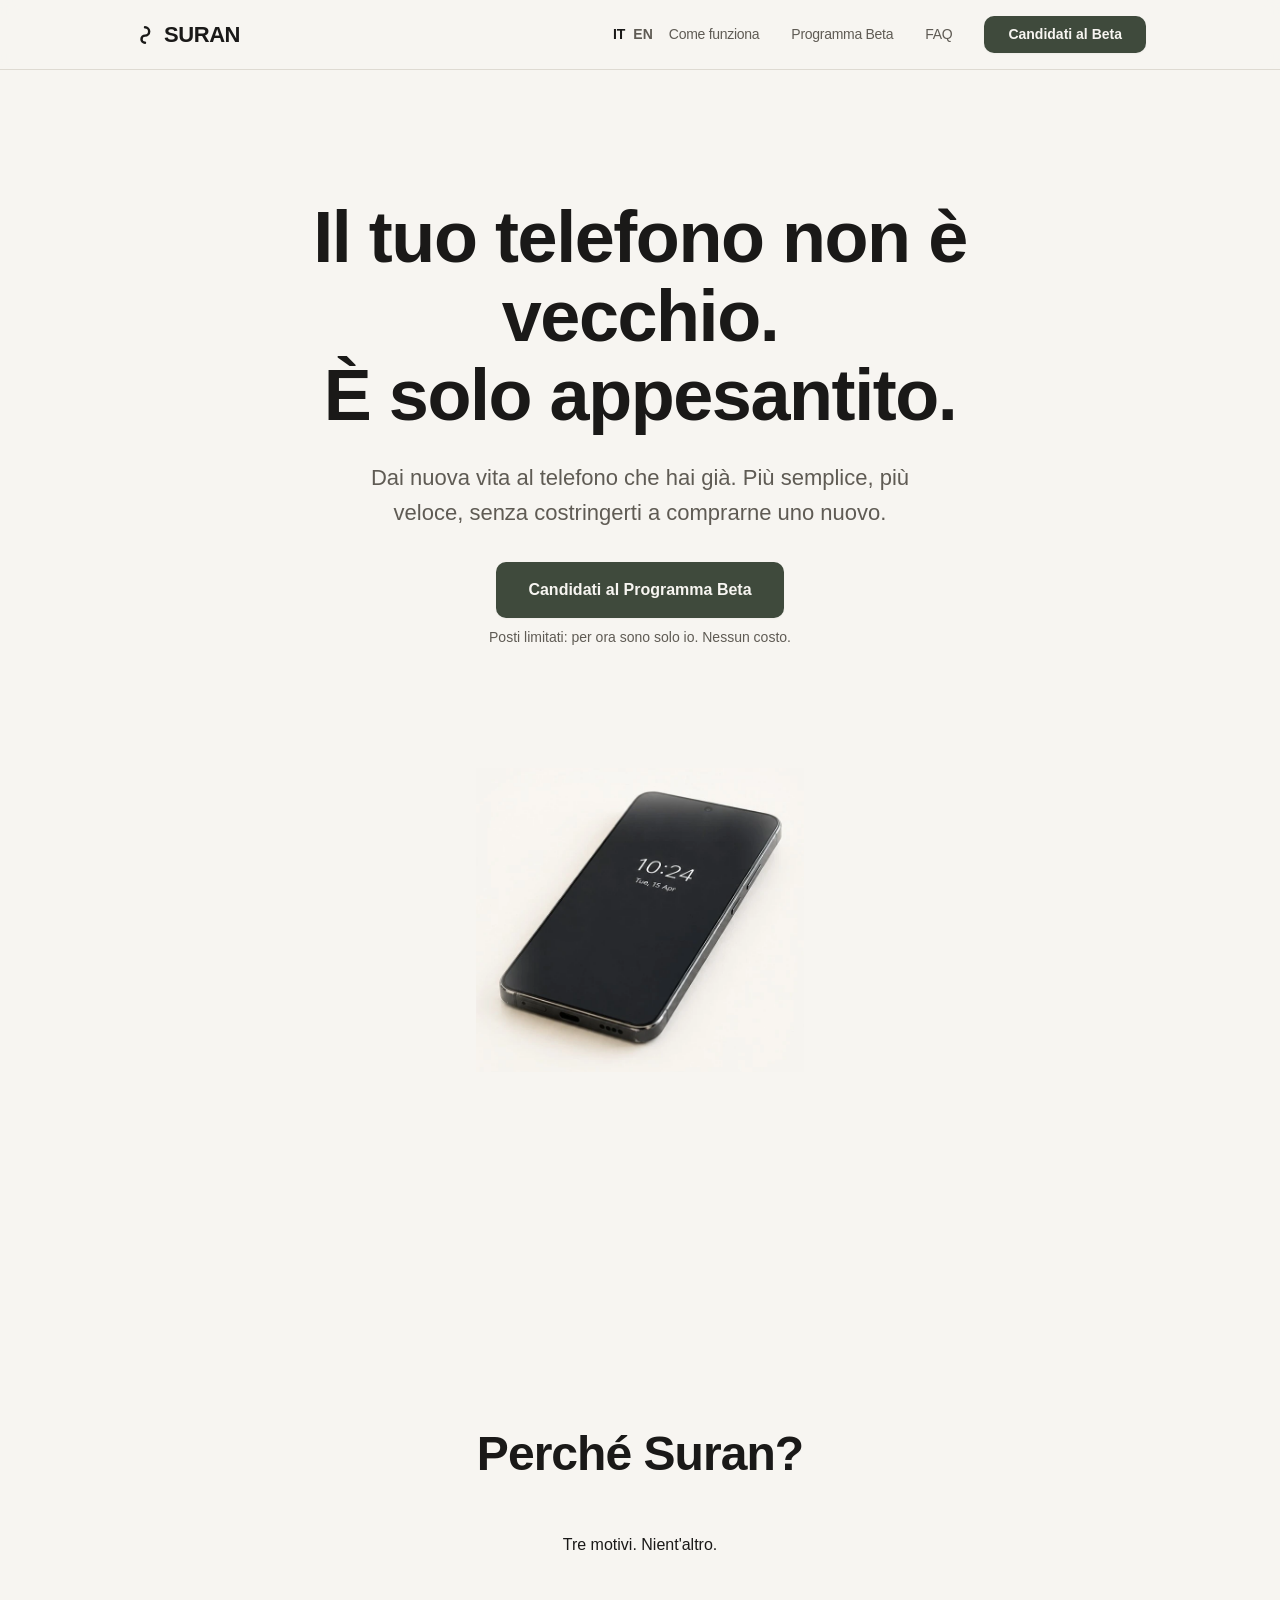
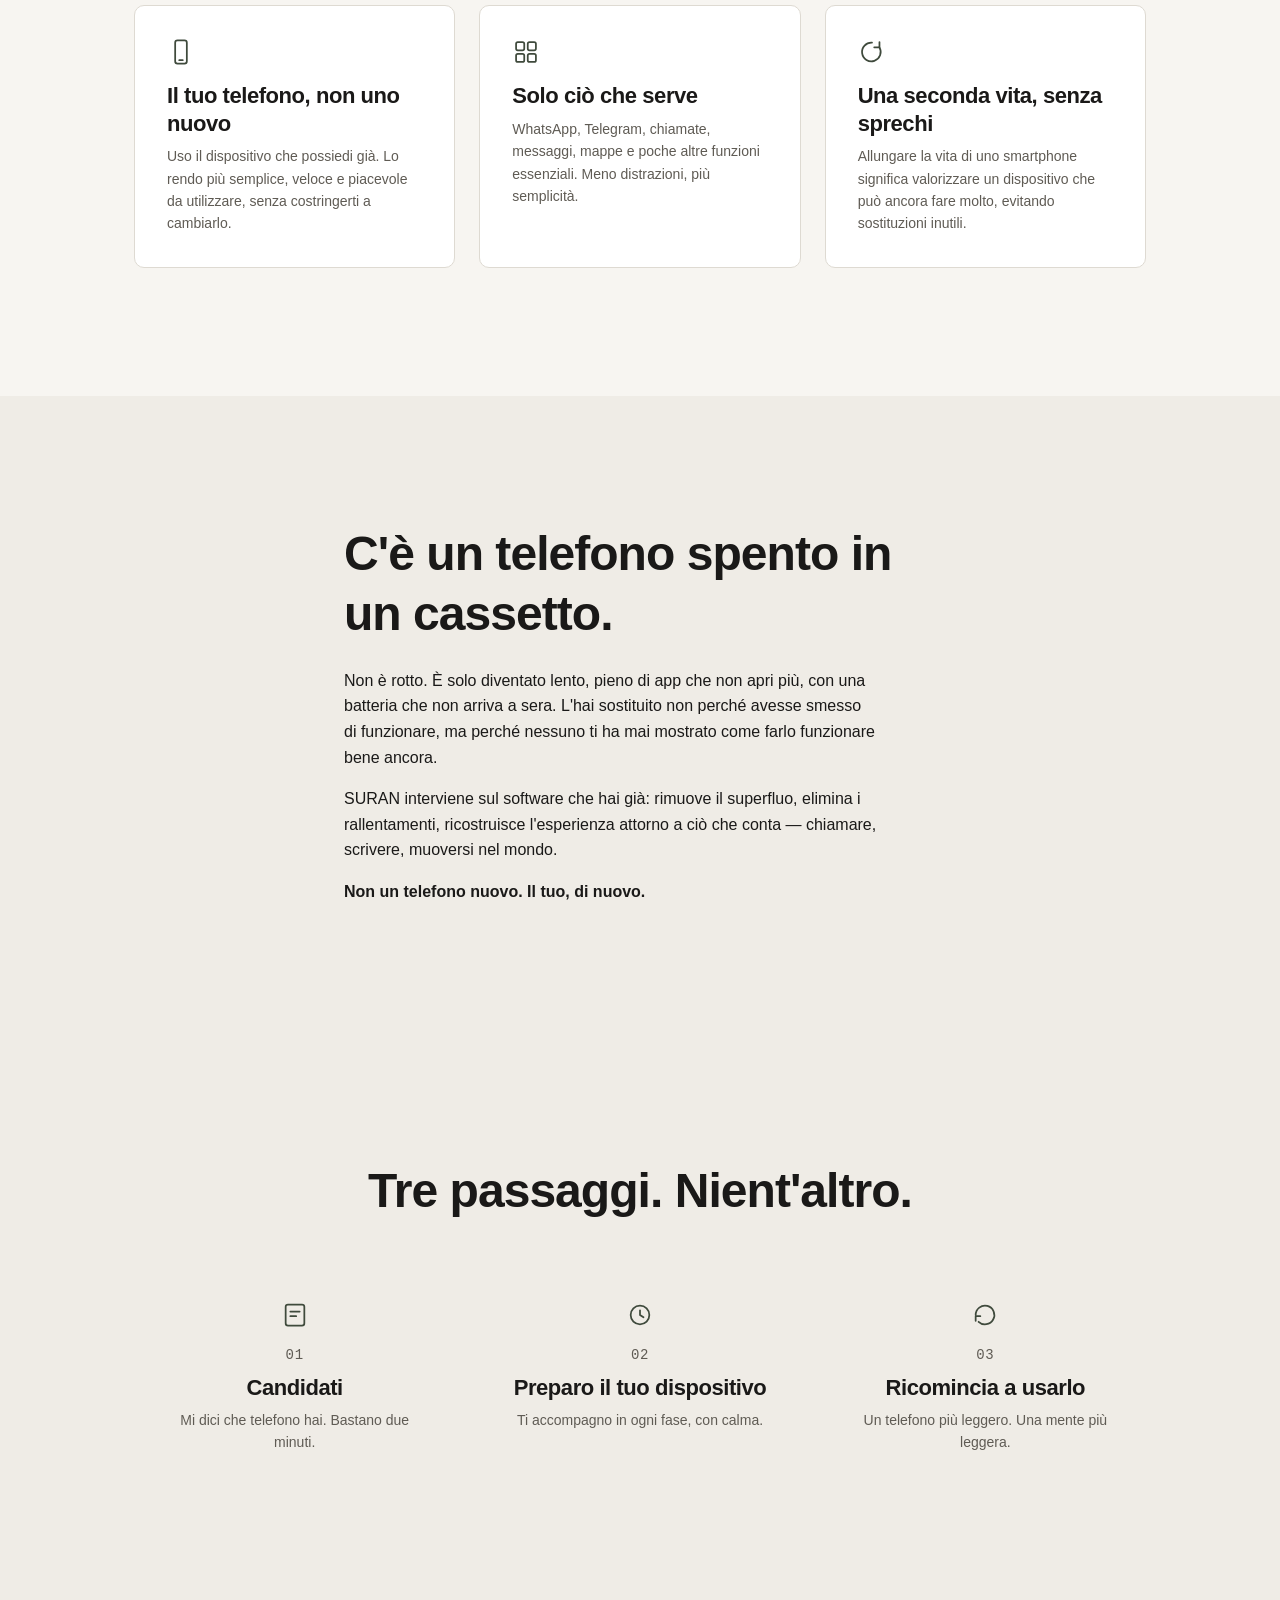
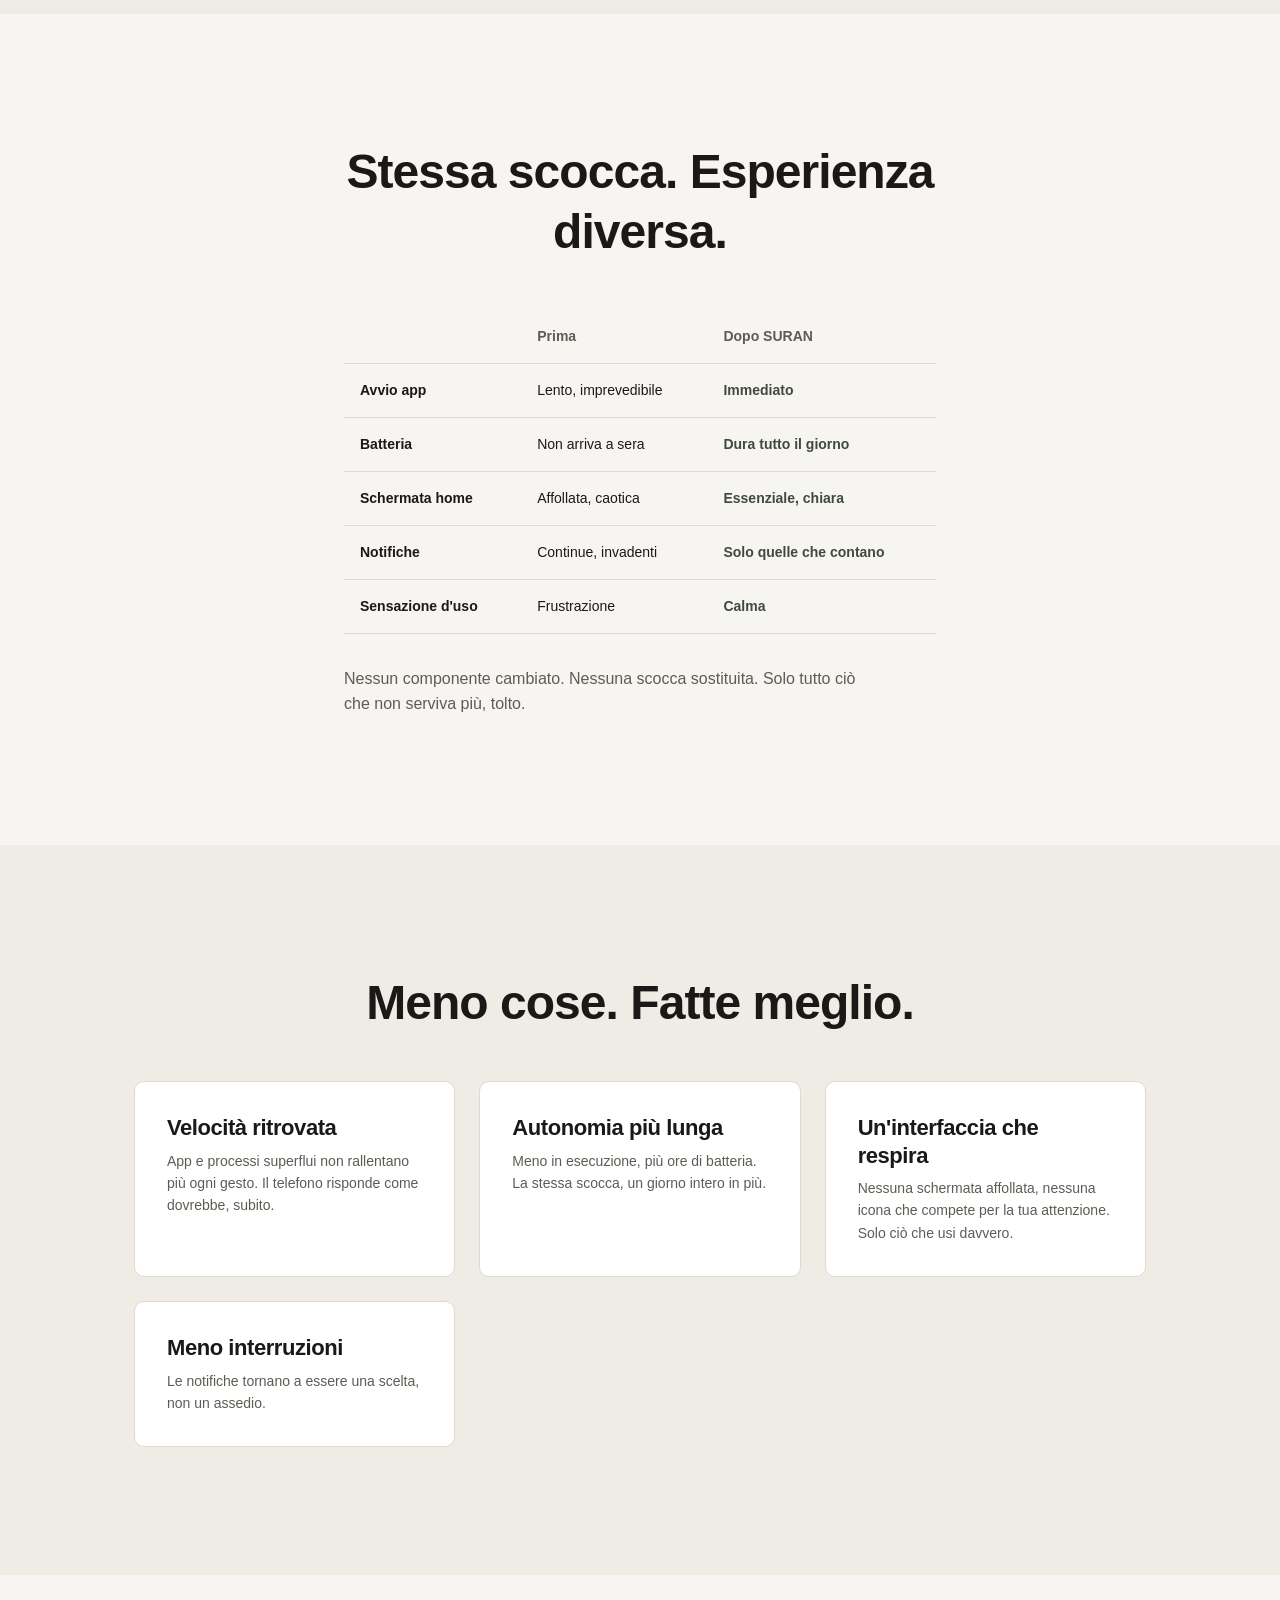
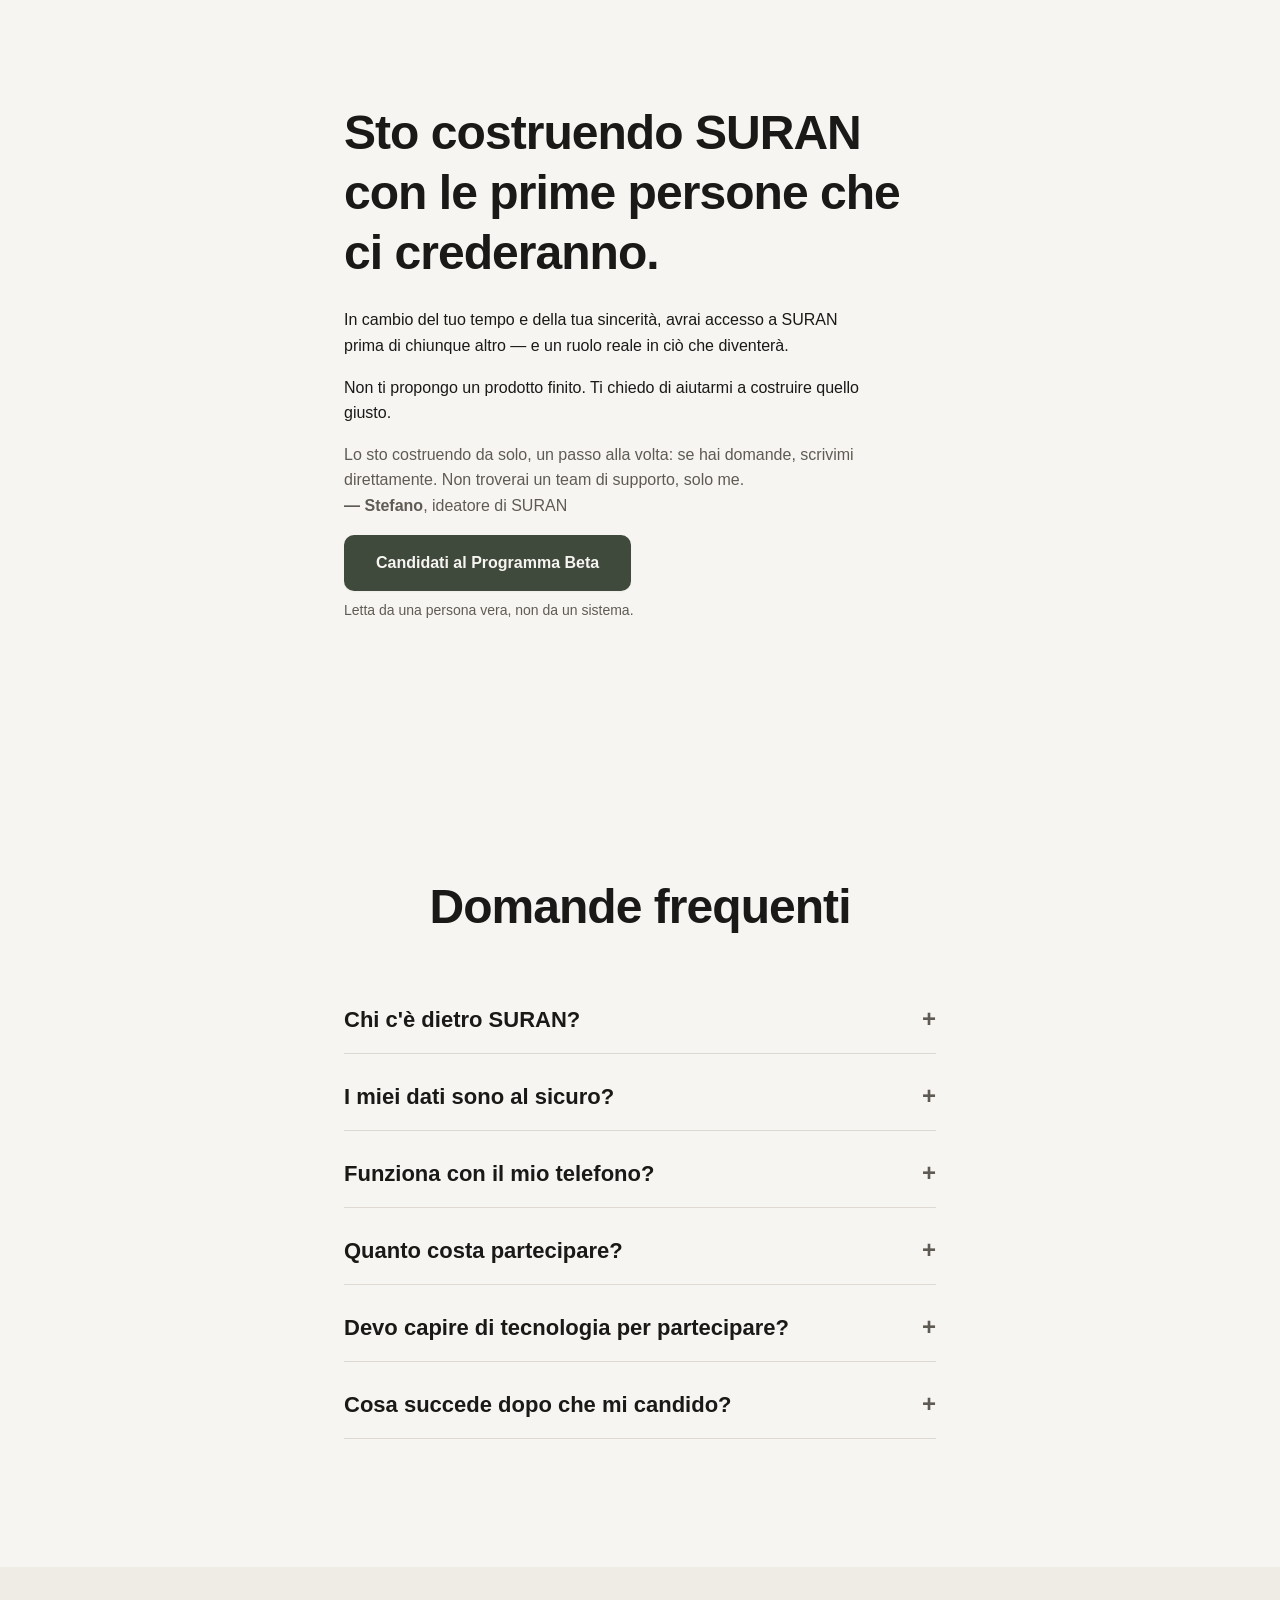
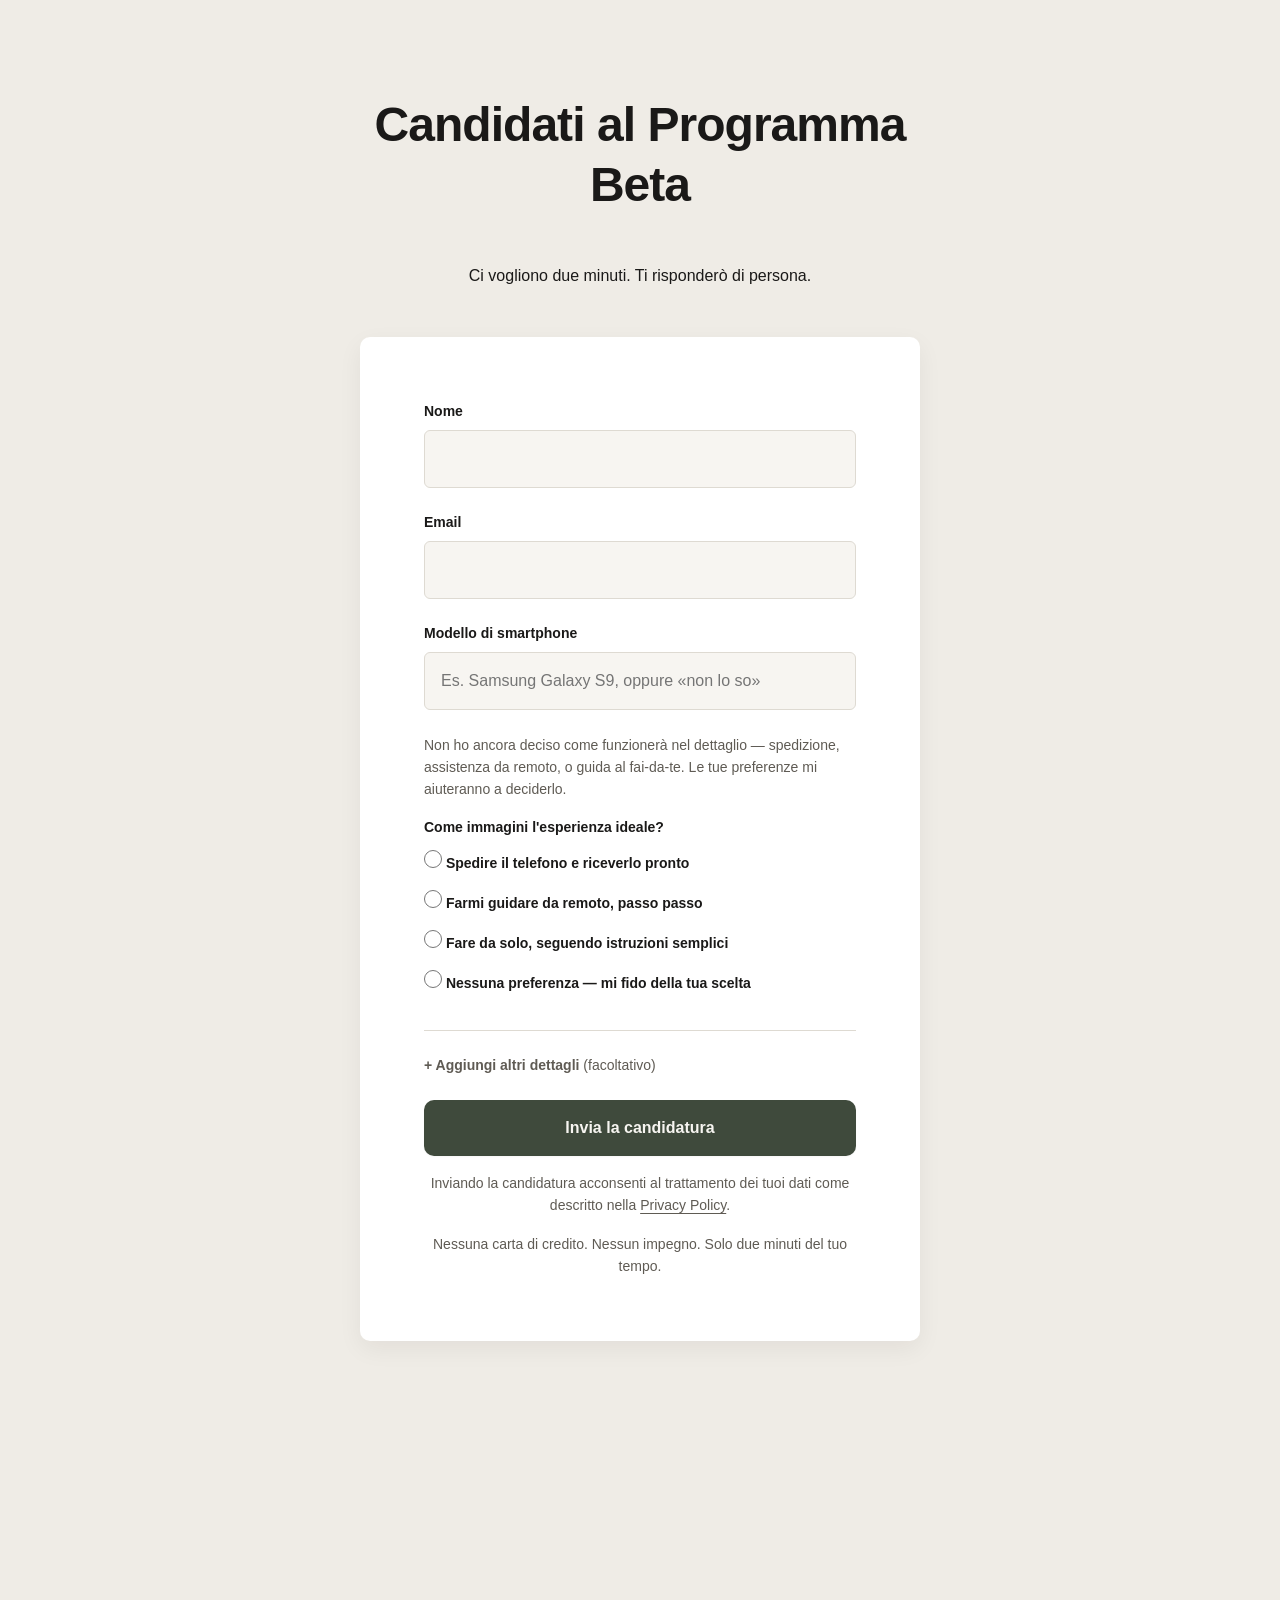
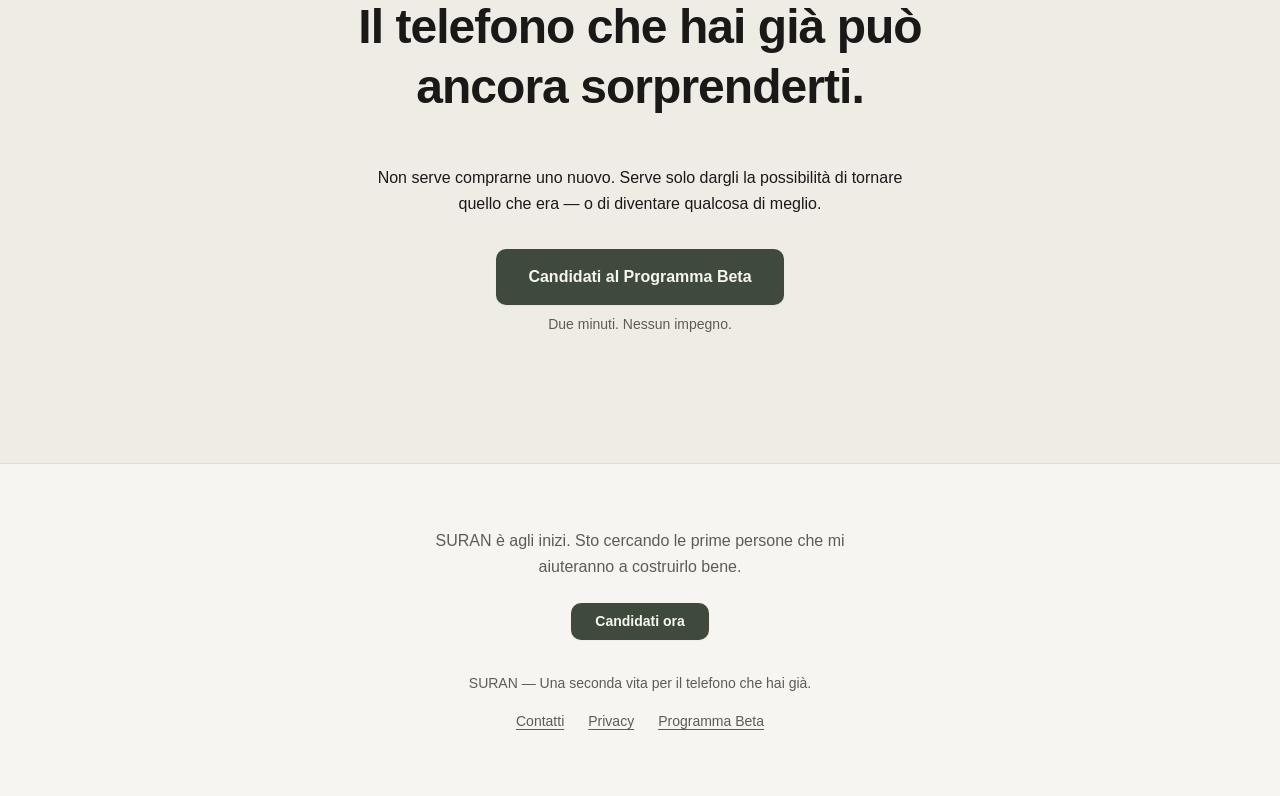
<file: index.html>
<!DOCTYPE html>
<html lang="it">
<head>
  <meta charset="UTF-8">
  <meta name="viewport" content="width=device-width, initial-scale=1.0">
  <title>SURAN — Una seconda vita per il telefono che hai già</title>
  <meta name="description" content="SURAN ridà vita agli smartphone Android che possiedi già, trasformandoli in dispositivi semplici, veloci ed essenziali. Candidati al Programma Beta.">

  <!-- SEO: URL canonica e direttive per i motori di ricerca. -->
  <link rel="canonical" href="https://suran.tech/">
  <link rel="alternate" hreflang="it" href="https://suran.tech/">
  <link rel="alternate" hreflang="en" href="https://suran.tech/en">
  <link rel="alternate" hreflang="x-default" href="https://suran.tech/">
  <meta name="robots" content="index, follow">
  <meta name="theme-color" content="#F7F5F1">

  <!-- Favicon: SVG come formato primario (nitido a qualunque dimensione),
       con fallback raster per contesti/browser che non supportano le
       favicon SVG (alcuni crawler, Safari meno recenti) e per la home
       screen iOS. -->
  <link rel="icon" href="logo.svg" type="image/svg+xml">
  <link rel="icon" href="favicon-32.png" sizes="32x32" type="image/png">
  <link rel="icon" href="favicon-16.png" sizes="16x16" type="image/png">
  <link rel="alternate icon" href="favicon.ico">
  <link rel="apple-touch-icon" href="apple-touch-icon.png" sizes="180x180">

  <!-- Open Graph: anteprima su Facebook, LinkedIn, WhatsApp, ecc. -->
  <meta property="og:type" content="website">
  <meta property="og:site_name" content="SURAN">
  <meta property="og:locale" content="it_IT">
  <meta property="og:locale:alternate" content="en_US">
  <meta property="og:url" content="https://suran.tech/">
  <meta property="og:title" content="SURAN — Una seconda vita per il telefono che hai già">
  <meta property="og:description" content="SURAN ridà vita agli smartphone Android che possiedi già, trasformandoli in dispositivi semplici, veloci ed essenziali. Candidati al Programma Beta.">
  <meta property="og:image" content="https://suran.tech/assets/og-image.jpg">
  <meta property="og:image:width" content="1200">
  <meta property="og:image:height" content="630">

  <!-- Twitter Card -->
  <meta name="twitter:card" content="summary_large_image">
  <meta name="twitter:title" content="SURAN — Una seconda vita per il telefono che hai già">
  <meta name="twitter:description" content="SURAN ridà vita agli smartphone Android che possiedi già, trasformandoli in dispositivi semplici, veloci ed essenziali.">
  <meta name="twitter:image" content="https://suran.tech/assets/og-image.jpg">

  <!-- Dati strutturati schema.org: Organization + WebSite collegati tramite
       @graph. L'URL dell'Organization resta sempre il dominio principale
       (non varia tra le due lingue): è la stessa identità sulle due
       versioni, non due organizzazioni diverse. -->
  <script type="application/ld+json">
  {
    "@context": "https://schema.org",
    "@graph": [
      {
        "@type": "Organization",
        "@id": "https://suran.tech/#organization",
        "name": "SURAN",
        "url": "https://suran.tech/",
        "logo": "https://suran.tech/logo.svg",
        "description": "SURAN ridà vita agli smartphone Android inutilizzati, trasformandoli in dispositivi semplici, veloci ed essenziali."
      },
      {
        "@type": "WebSite",
        "@id": "https://suran.tech/#website",
        "name": "SURAN",
        "url": "https://suran.tech/",
        "inLanguage": ["it", "en"],
        "publisher": { "@id": "https://suran.tech/#organization" }
      }
    ]
  }
  </script>

  <!-- Foglio di stile principale: contiene palette, tipografia, spacing, griglia e componenti del Design System -->
  <link rel="stylesheet" href="style.css">
</head>
<body>

  <!-- ============================================================
       HEADER / NAVIGAZIONE
       Header minimale: logo/wordmark, link di navigazione essenziali
       e un'unica CTA, coerente con la regola "una sola azione che
       conta" del Design System.

       Su schermi piccoli i link di navigazione sono raccolti dentro
       #mobile-menu e nascosti dietro il pulsante #mobile-menu-toggle
       (comportamento gestito da script.js). Su desktop, con le
       opportune regole in style.css, #mobile-menu può invece essere
       mostrato in linea e il pulsante toggle nascosto.
  ============================================================= -->
  <header class="site-header">
    <div class="container site-header__inner">
      <a href="#hero" class="logo" aria-label="SURAN — torna all'inizio della pagina">
        <!-- Logo: segno monolinea a doppio arco asimmetrico (stesso path di logo.svg),
             inline per evitare una richiesta HTTP aggiuntiva ed ereditare il colore del testo. -->
        <svg class="logo__mark" viewBox="0 0 100 100" xmlns="http://www.w3.org/2000/svg" aria-hidden="true" focusable="false">
          <path d="M 50 15 A 19 19 0 0 1 50 53 A 16 16 0 0 0 50 85" fill="none" stroke="currentColor" stroke-width="11" stroke-linecap="round" stroke-linejoin="round"/>
        </svg>
        <span class="logo__wordmark">SURAN</span>
      </a>

      <!-- Selettore di lingua: controllo piccolo e permanente — non
           deve mai competere visivamente con la CTA principale. -->
      <div class="lang-switch" aria-label="Selettore lingua">
        <span class="lang-switch__current" aria-current="page">IT</span>
        <a href="en.html" class="lang-switch__link" hreflang="en" lang="en">EN</a>
      </div>

      <!-- Pulsante hamburger: visibile solo su mobile (via CSS).
           aria-expanded viene aggiornato da script.js in base allo stato del menu. -->
      <button
        type="button"
        id="mobile-menu-toggle"
        class="mobile-menu-toggle"
        aria-expanded="false"
        aria-controls="mobile-menu"
        aria-label="Apri il menu di navigazione"
      >
        <span class="mobile-menu-toggle__bar" aria-hidden="true"></span>
        <span class="mobile-menu-toggle__bar" aria-hidden="true"></span>
        <span class="mobile-menu-toggle__bar" aria-hidden="true"></span>
      </button>

      <!-- Menu di navigazione: su mobile è un pannello a comparsa
           (classe "is-open" gestita da script.js), su desktop può
           essere mostrato in linea nell'header. -->
      <nav id="mobile-menu" class="site-nav" aria-label="Navigazione principale">
        <!-- Pulsante di chiusura sempre visibile mentre il pannello è aperto:
             prima di questo fix, il pannello copriva anche l'hamburger (z-index
             più alto), lasciando l'utente senza un modo visibile di chiuderlo. -->
        <button type="button" class="site-nav__close" id="mobile-menu-close" aria-label="Chiudi il menu di navigazione">
          <span aria-hidden="true">&times;</span>
        </button>
        <a href="#come-funziona" class="site-nav__link">Come funziona</a>
        <a href="#programma-beta" class="site-nav__link">Programma Beta</a>
        <a href="#faq" class="site-nav__link">FAQ</a>
        <a href="#candidatura" class="btn btn--primary btn--small">Candidati al Beta</a>
      </nav>
    </div>
  </header>

  <main>

    <!-- ============================================================
         HERO
         Prima schermata: aggancio immediato sul concetto centrale
         del brand ("il tuo telefono non è vecchio, è appesantito").
    ============================================================= -->
    <section id="hero" class="section hero" aria-labelledby="hero-title">
      <div class="container hero__inner">
        <h1 id="hero-title" class="hero__title">
          Il tuo telefono non è vecchio.<br>
          È solo appesantito.
        </h1>
        <p class="hero__subtitle">
          Dai nuova vita al telefono che hai già. Più semplice, più veloce,
          senza costringerti a comprarne uno nuovo.
        </p>
        <div class="hero__cta">
          <a href="#candidatura" class="btn btn--primary">Candidati al Programma Beta</a>
          <p class="hero__cta-note">Posti limitati: per ora sono solo io. Nessun costo.</p>
        </div>

        <!-- ============================================================
             VISUAL HERO — fotografia di prodotto
             ============================================================
             Quarta iterazione: rimosso lo spazio vuoto in eccesso in
             fondo al file (109px su 742, già puro colore di sfondo dopo
             la sfumatura dei bordi — misurato, non stimato). Era la vera
             causa del distacco percepito tra CTA e foto: il margine CSS
             era già minimo, il "vuoto" era dentro il file immagine.
             <picture> serve WebP quando supportato, JPEG come fallback.
             width/height reali (702×650) prevengono il Cumulative Layout
             Shift; fetchpriority="high" segnala che è probabilmente
             l'elemento LCP della pagina. -->
        <figure class="hero__media">
          <picture>
            <source srcset="assets/hero-phone.webp" type="image/webp">
            <img
              src="assets/hero-phone.jpg"
              alt="Uno smartphone Android con segni di usura sottili sulla cornice, appoggiato su una superficie neutra chiara, schermo acceso con orologio e data su sfondo scuro essenziale, luce naturale morbida"
              width="702"
              height="650"
              fetchpriority="high"
              loading="eager"
            >
          </picture>
        </figure>
      </div>
    </section>

    <!-- ============================================================
         PERCHÉ SURAN — chiarimento di posizionamento
         Inserita subito dopo la Hero: risponde a "perché SURAN invece
         di comprare un altro telefono" prima ancora che l'utente se lo
         chieda. Riusa griglia, tipografia e spaziature del Design
         System — nessun elemento grafico nuovo, solo icone lineari
         coerenti con quelle già usate in "Come funziona".
    ============================================================= -->
    <section id="perche-suran" class="section" aria-labelledby="perche-suran-title">
      <div class="container">
        <h2 id="perche-suran-title" class="section__title section__title--center">Perché Suran?</h2>
        <p class="section__text section__text--center" style="margin-bottom: var(--space-6);">
          Tre motivi. Nient'altro.
        </p>

        <div class="why-grid">
          <article class="why-card">
            <svg class="why-card__icon" viewBox="0 0 24 24" aria-hidden="true">
              <rect x="7" y="2" width="10" height="20" rx="2" fill="none" stroke="currentColor" stroke-width="1.5"/>
              <path d="M10.5 19h3" fill="none" stroke="currentColor" stroke-width="1.5" stroke-linecap="round"/>
            </svg>
            <h3 class="why-card__title">Il tuo telefono, non uno nuovo</h3>
            <p class="why-card__text">Uso il dispositivo che possiedi già. Lo rendo più semplice, veloce e piacevole da utilizzare, senza costringerti a cambiarlo.</p>
          </article>

          <article class="why-card">
            <svg class="why-card__icon" viewBox="0 0 24 24" aria-hidden="true">
              <rect x="3.5" y="3.5" width="7" height="7" rx="1.5" fill="none" stroke="currentColor" stroke-width="1.5"/>
              <rect x="13.5" y="3.5" width="7" height="7" rx="1.5" fill="none" stroke="currentColor" stroke-width="1.5"/>
              <rect x="3.5" y="13.5" width="7" height="7" rx="1.5" fill="none" stroke="currentColor" stroke-width="1.5"/>
              <rect x="13.5" y="13.5" width="7" height="7" rx="1.5" fill="none" stroke="currentColor" stroke-width="1.5"/>
            </svg>
            <h3 class="why-card__title">Solo ciò che serve</h3>
            <p class="why-card__text">WhatsApp, Telegram, chiamate, messaggi, mappe e poche altre funzioni essenziali. Meno distrazioni, più semplicità.</p>
          </article>

          <article class="why-card">
            <svg class="why-card__icon" viewBox="0 0 24 24" aria-hidden="true">
              <path d="M18.4 8A8 8 0 1 1 12 4" fill="none" stroke="currentColor" stroke-width="1.5" stroke-linecap="round"/>
              <path d="M18.4 3.5V8h-4.5" fill="none" stroke="currentColor" stroke-width="1.5" stroke-linecap="round" stroke-linejoin="round"/>
            </svg>
            <h3 class="why-card__title">Una seconda vita, senza sprechi</h3>
            <p class="why-card__text">Allungare la vita di uno smartphone significa valorizzare un dispositivo che può ancora fare molto, evitando sostituzioni inutili.</p>
          </article>
        </div>
      </div>
    </section>

    <!-- ============================================================
         IL PROBLEMA + LA SOLUZIONE — unificate (Opzione A, review finale)
         Prima erano due sezioni separate che finivano per dire la
         stessa cosa in due tempi (aggancio emotivo, poi rivelazione
         razionale). Unite in un solo respiro: il problema resta il
         titolo e l'apertura, la soluzione arriva nello stesso blocco
         invece che dopo un altro scroll.
    ============================================================= -->
    <section id="problema-soluzione" class="section section--alt" aria-labelledby="problema-title">
      <div class="container container--narrow">
        <h2 id="problema-title" class="section__title">C'è un telefono spento in un cassetto.</h2>
        <p class="section__text">
          Non è rotto. È solo diventato lento, pieno di app che non apri più,
          con una batteria che non arriva a sera. L'hai sostituito non perché
          avesse smesso di funzionare, ma perché nessuno ti ha mai mostrato
          come farlo funzionare bene ancora.
        </p>
        <p class="section__text">
          SURAN interviene sul software che hai già: rimuove il superfluo,
          elimina i rallentamenti, ricostruisce l'esperienza attorno a ciò
          che conta — chiamare, scrivere, muoversi nel mondo.
        </p>
        <p class="section__text">
          <strong>Non un telefono nuovo. Il tuo, di nuovo.</strong>
        </p>
      </div>
    </section>

    <!-- ============================================================
         COME FUNZIONA
         Processo reale in 3 passaggi: qui la numerazione è
         giustificata, perché descrive un vero ordine sequenziale.
    ============================================================= -->
    <section id="come-funziona" class="section section--alt" aria-labelledby="come-funziona-title">
      <div class="container">
        <h2 id="come-funziona-title" class="section__title section__title--center">Tre passaggi. Nient'altro.</h2>

        <ol class="steps">
          <li class="step">
            <svg class="step__icon" viewBox="0 0 24 24" aria-hidden="true">
              <rect x="4" y="3" width="16" height="18" rx="2" fill="none" stroke="currentColor" stroke-width="1.5"/>
              <path d="M8 9h8M8 13h5" fill="none" stroke="currentColor" stroke-width="1.5" stroke-linecap="round"/>
            </svg>
            <span class="step__number" aria-hidden="true">01</span>
            <h3 class="step__title">Candidati</h3>
            <p class="step__text">Mi dici che telefono hai. Bastano due minuti.</p>
          </li>
          <li class="step">
            <svg class="step__icon" viewBox="0 0 24 24" aria-hidden="true">
              <circle cx="12" cy="12" r="8" fill="none" stroke="currentColor" stroke-width="1.5"/>
              <path d="M12 8v4l3 2" fill="none" stroke="currentColor" stroke-width="1.5" stroke-linecap="round" stroke-linejoin="round"/>
            </svg>
            <span class="step__number" aria-hidden="true">02</span>
            <h3 class="step__title">Preparo il tuo dispositivo</h3>
            <p class="step__text">Ti accompagno in ogni fase, con calma.</p>
          </li>
          <li class="step">
            <svg class="step__icon" viewBox="0 0 24 24" aria-hidden="true">
              <path d="M4 12a8 8 0 1 1 2.5 5.8" fill="none" stroke="currentColor" stroke-width="1.5" stroke-linecap="round"/>
              <path d="M4 17v-4h4" fill="none" stroke="currentColor" stroke-width="1.5" stroke-linecap="round" stroke-linejoin="round"/>
            </svg>
            <span class="step__number" aria-hidden="true">03</span>
            <h3 class="step__title">Ricomincia a usarlo</h3>
            <p class="step__text">Un telefono più leggero. Una mente più leggera.</p>
          </li>
        </ol>
      </div>
    </section>

    <!-- ============================================================
         PRIMA E DOPO
         Tabella comparativa: dati reali, non decorazione.
         Uso di <table> semantica con <caption> per accessibilità.
    ============================================================= -->
    <section id="prima-dopo" class="section" aria-labelledby="prima-dopo-title">
      <div class="container container--narrow">
        <h2 id="prima-dopo-title" class="section__title section__title--center">Stessa scocca. Esperienza diversa.</h2>

        <table class="compare-table">
          <caption class="visually-hidden">Confronto tra l'esperienza d'uso del telefono prima e dopo l'intervento SURAN</caption>
          <thead>
            <tr>
              <th scope="col"></th>
              <th scope="col">Prima</th>
              <th scope="col">Dopo SURAN</th>
            </tr>
          </thead>
          <tbody>
            <tr>
              <th scope="row">Avvio app</th>
              <td>Lento, imprevedibile</td>
              <td>Immediato</td>
            </tr>
            <tr>
              <th scope="row">Batteria</th>
              <td>Non arriva a sera</td>
              <td>Dura tutto il giorno</td>
            </tr>
            <tr>
              <th scope="row">Schermata home</th>
              <td>Affollata, caotica</td>
              <td>Essenziale, chiara</td>
            </tr>
            <tr>
              <th scope="row">Notifiche</th>
              <td>Continue, invadenti</td>
              <td>Solo quelle che contano</td>
            </tr>
            <tr>
              <th scope="row">Sensazione d'uso</th>
              <td>Frustrazione</td>
              <td>Calma</td>
            </tr>
          </tbody>
        </table>

        <p class="section__text section__text--muted">
          Nessun componente cambiato. Nessuna scocca sostituita.
          Solo tutto ciò che non serviva più, tolto.
        </p>
      </div>
    </section>

    <!-- ============================================================
         FEATURE (Cosa ottieni)
         Elenco dei benefici concreti, non tecnicismi.
    ============================================================= -->
    <section id="feature" class="section section--alt" aria-labelledby="feature-title">
      <div class="container">
        <h2 id="feature-title" class="section__title section__title--center">Meno cose. Fatte meglio.</h2>

        <div class="feature-grid">
          <article class="feature-card">
            <h3 class="feature-card__title">Velocità ritrovata</h3>
            <p class="feature-card__text">App e processi superflui non rallentano più ogni gesto. Il telefono risponde come dovrebbe, subito.</p>
          </article>

          <article class="feature-card">
            <h3 class="feature-card__title">Autonomia più lunga</h3>
            <p class="feature-card__text">Meno in esecuzione, più ore di batteria. La stessa scocca, un giorno intero in più.</p>
          </article>

          <article class="feature-card">
            <h3 class="feature-card__title">Un'interfaccia che respira</h3>
            <p class="feature-card__text">Nessuna schermata affollata, nessuna icona che compete per la tua attenzione. Solo ciò che usi davvero.</p>
          </article>

          <article class="feature-card">
            <h3 class="feature-card__title">Meno interruzioni</h3>
            <p class="feature-card__text">Le notifiche tornano a essere una scelta, non un assedio.</p>
          </article>
        </div>
      </div>
    </section>

    <!-- ============================================================
         PROGRAMMA BETA
         Spiegazione del programma + CTA primaria intermedia.
    ============================================================= -->
    <section id="programma-beta" class="section" aria-labelledby="beta-title">
      <div class="container container--narrow">
        <h2 id="beta-title" class="section__title">Sto costruendo SURAN con le prime persone che ci crederanno.</h2>
        <p class="section__text">
          In cambio del tuo tempo e della tua sincerità, avrai
          accesso a SURAN prima di chiunque altro — e un ruolo reale in ciò
          che diventerà.
        </p>
        <p class="section__text">
          Non ti propongo un prodotto finito. Ti chiedo di aiutarmi a
          costruire quello giusto.
        </p>
        <p class="section__text section__text--muted">
          Lo sto costruendo da solo, un passo alla volta: se hai domande,
          scrivimi direttamente. Non troverai un team di supporto, solo me.<br>
          <strong>— <a href="mailto:stefano.rebughini@suran.tech">Stefano</a></strong>, ideatore di SURAN
        </p>
        <a href="#candidatura" class="btn btn--primary">Candidati al Programma Beta</a>
        <p class="hero__cta-note">Letta da una persona vera, non da un sistema.</p>
      </div>
    </section>

    <!-- ============================================================
         FAQ
         Spostata PRIMA del form di candidatura (fix review UX):
         risponde alle obiezioni più comuni prima di chiedere l'azione,
         invece che dopo. Formato accessibile con <details>/<summary>,
         così da non richiedere JavaScript per l'interazione base.
    ============================================================= -->
    <section id="faq" class="section" aria-labelledby="faq-title">
      <div class="container container--narrow">
        <h2 id="faq-title" class="section__title section__title--center">Domande frequenti</h2>

        <div class="faq-list">
          <details class="faq-item">
            <summary class="faq-item__question">Chi c'è dietro SURAN?</summary>
            <p class="faq-item__answer">Sono Stefano, e per ora sto costruendo SURAN da solo — nessun team, nessuna azienda dietro. Ho il pallino della sostenibilità e non riesco a buttare un dispositivo che funziona ancora: è così che è nata l'idea. Se vuoi scrivermi direttamente: <a href="mailto:stefano.rebughini@suran.tech">stefano.rebughini@suran.tech</a>.</p>
          </details>

          <details class="faq-item">
            <summary class="faq-item__question">I miei dati sono al sicuro?</summary>
            <p class="faq-item__answer">Sì. Ogni fase del processo è progettata per proteggere le tue informazioni personali. Non accedo a nulla che non sia necessario, e ti guido passo per passo prima di ogni intervento.</p>
          </details>

          <details class="faq-item">
            <summary class="faq-item__question">Funziona con il mio telefono?</summary>
            <p class="faq-item__answer">Sto definendo l'elenco completo insieme ai primi partecipanti al Beta. Se hai un dubbio sul tuo modello, candidati comunque: te lo dirò di persona.</p>
          </details>

          <details class="faq-item">
            <summary class="faq-item__question">Quanto costa partecipare?</summary>
            <p class="faq-item__answer">Nulla. Il Programma Beta è gratuito. In cambio, ti chiedo solo un feedback onesto su come stai vivendo l'esperienza.</p>
          </details>

          <details class="faq-item">
            <summary class="faq-item__question">Devo capire di tecnologia per partecipare?</summary>
            <p class="faq-item__answer">No. Ti accompagno io in ogni passaggio, con un linguaggio semplice e senza scorciatoie tecniche.</p>
          </details>

          <details class="faq-item">
            <summary class="faq-item__question">Cosa succede dopo che mi candido?</summary>
            <p class="faq-item__answer">Ti contatterò direttamente nei prossimi giorni. Nessuna attesa anonima: una risposta vera, da una persona vera.</p>
          </details>
        </div>
      </div>
    </section>

    <!-- ============================================================
         FORM DI CANDIDATURA
         CTA primaria della pagina. Campi minimi per ridurre l'attrito,
         label sempre visibili (mai solo placeholder) per accessibilità.

         FORMSPREE: l'attributo action punta all'endpoint Formspree reale
         del progetto (creato su https://formspree.io). Grazie a questo
         form funziona anche se JavaScript non si carica: il browser
         esegue comunque un invio POST nativo direttamente a Formspree
         (progressive enhancement). Quando JavaScript è disponibile,
         script.js intercetta l'invio per mostrare validazione inline,
         stato di caricamento e la schermata di conferma personalizzata.
    ============================================================= -->
    <section id="candidatura" class="section section--alt" aria-labelledby="candidatura-title">
      <div class="container container--narrow">
        <h2 id="candidatura-title" class="section__title section__title--center">Candidati al Programma Beta</h2>
        <p class="section__text section__text--center" style="margin-bottom: var(--space-6);">Ci vogliono due minuti. Ti risponderò di persona.</p>

        <form
          id="form-candidatura"
          class="form"
          action="https://formspree.io/f/mwvgqled"
          method="POST"
          novalidate
        >
          <!-- Honeypot anti-spam di Formspree: campo invisibile all'utente
               (nascosto via CSS, non type="hidden") ma visibile ai bot, che
               tendono a compilare ogni campo. Se arriva valorizzato,
               Formspree scarta silenziosamente l'invio. -->
          <input
            type="text"
            name="_gotcha"
            style="display:none"
            tabindex="-1"
            autocomplete="off"
            aria-hidden="true"
          >

          <!-- Oggetto dell'email che Formspree invia a SURAN -->
          <input type="hidden" name="_subject" value="Nuova candidatura al Programma Beta — SURAN">

          <div class="form__field">
            <label for="nome">Nome</label>
            <input type="text" id="nome" name="nome" autocomplete="name" required>
          </div>

          <div class="form__field">
            <label for="email">Email</label>
            <input type="email" id="email" name="email" autocomplete="email" required>
          </div>

          <div class="form__field">
            <label for="modello">Modello di smartphone</label>
            <input type="text" id="modello" name="modello" placeholder="Es. Samsung Galaxy S9, oppure «non lo so»">
          </div>

          <!-- Domanda di discovery, volutamente visibile e non nascosta nel
             dettaglio facoltativo: è il cuore della richiesta "trasforma il
             form in uno strumento di customer discovery". Radio, non testo
             libero — un click, zero attrito, massimo segnale su una delle
             decisioni di prodotto ancora aperte. -->
          <div class="form__field">
            <p class="form__discovery-intro">
              Non ho ancora deciso come funzionerà nel dettaglio — spedizione,
              assistenza da remoto, o guida al fai-da-te. Le tue preferenze
              mi aiuteranno a deciderlo.
            </p>
            <fieldset class="form__radio-group">
              <legend>Come immagini l'esperienza ideale?</legend>
              <label class="form__radio-option">
                <input type="radio" name="esperienza_ideale" value="ship">
                <span>Spedire il telefono e riceverlo pronto</span>
              </label>
              <label class="form__radio-option">
                <input type="radio" name="esperienza_ideale" value="remote">
                <span>Farmi guidare da remoto, passo passo</span>
              </label>
              <label class="form__radio-option">
                <input type="radio" name="esperienza_ideale" value="diy">
                <span>Fare da solo, seguendo istruzioni semplici</span>
              </label>
              <label class="form__radio-option">
                <input type="radio" name="esperienza_ideale" value="none">
                <span>Nessuna preferenza — mi fido della tua scelta</span>
              </label>
            </fieldset>
          </div>

          <!-- Campi facoltativi raccolti dietro un <details>: riducono
               l'attrito visivo iniziale del form (fix review UX) senza
               richiedere JavaScript, riusando lo stesso pattern già
               adottato per la FAQ. -->
          <details class="form__more">
            <summary class="form__more-summary">Aggiungi altri dettagli <span class="form__optional">(facoltativo)</span></summary>

            <div class="form__field">
              <label for="esitazione">C'è qualcosa che ti farebbe esitare a partecipare?</label>
              <textarea id="esitazione" name="esitazione" rows="3" placeholder="Anche una sola riga aiuta — sto ancora decidendo come strutturare tutto questo."></textarea>
            </div>

            <div class="form__field">
              <label for="motivazione">Cosa ti farebbe dire sì a SURAN?</label>
              <textarea id="motivazione" name="motivazione" rows="3"></textarea>
            </div>
          </details>

          <button type="submit" class="btn btn--primary btn--full">Invia la candidatura</button>

          <p class="form__note">Inviando la candidatura acconsenti al trattamento dei tuoi dati come descritto nella <a href="privacy.html" target="_blank" rel="noopener noreferrer">Privacy Policy</a>.</p>

          <p class="form__note">Nessuna carta di credito. Nessun impegno. Solo due minuti del tuo tempo.</p>

          <!-- Contenitore per eventuali messaggi di conferma/errore gestiti da script.js -->
          <p id="form-feedback" class="form__feedback" role="status" aria-live="polite"></p>
        </form>
      </div>
    </section>



    <!-- ============================================================
         CTA FINALE
         Ultimo richiamo all'azione prima del footer.
    ============================================================= -->
    <section id="cta-finale" class="section section--alt section--cta-final" aria-labelledby="cta-finale-title">
      <div class="container container--narrow">
        <h2 id="cta-finale-title" class="section__title section__title--center">Il telefono che hai già può ancora sorprenderti.</h2>
        <p class="section__text section__text--center">
          Non serve comprarne uno nuovo. Serve solo dargli la possibilità di
          tornare quello che era — o di diventare qualcosa di meglio.
        </p>
        <div class="cta-final__action">
          <a href="#candidatura" class="btn btn--primary">Candidati al Programma Beta</a>
          <p class="hero__cta-note">Due minuti. Nessun impegno.</p>
        </div>
      </div>
    </section>

  </main>

  <!-- ============================================================
       FOOTER
       Chiusura minimale, coerente con il tono onesto del brand.
  ============================================================= -->
  <footer class="site-footer">
    <div class="container">
      <p class="site-footer__message">
        SURAN è agli inizi. Sto cercando le prime persone che mi aiuteranno a costruirlo bene.
      </p>
      <a href="#candidatura" class="btn btn--primary btn--small">Candidati ora</a>

      <p class="site-footer__tagline">SURAN — Una seconda vita per il telefono che hai già.</p>

      <!-- "Contatti" e "Privacy" puntano a destinazioni reali. -->
      <nav class="site-footer__links" aria-label="Link secondari del footer">
        <a href="mailto:stefano.rebughini@suran.tech">Contatti</a>
        <a href="privacy.html">Privacy</a>
        <a href="#programma-beta">Programma Beta</a>
      </nav>
    </div>
  </footer>

  <!-- Script principale: gestisce invio form, animazioni scroll-triggered e interazioni -->
  <script src="script.js" defer></script>

  <!-- Cloudflare Web Analytics: gratuito, senza cookie, nessun consenso
       GDPR richiesto — coerente con quanto dichiarato in privacy.html.
       Misura solo pagine viste/visitatori, non eventi personalizzati:
       per il tasso di conversione, incrocia questo dato con il numero
       di candidature ricevute su Formspree. -->
  <script type="module" src="https://static.cloudflareinsights.com/beacon.min.js" data-cf-beacon='{"token": "49f041aa01544f6c89724cd6155f1c4b"}'></script>

</body>
</html>
</file>
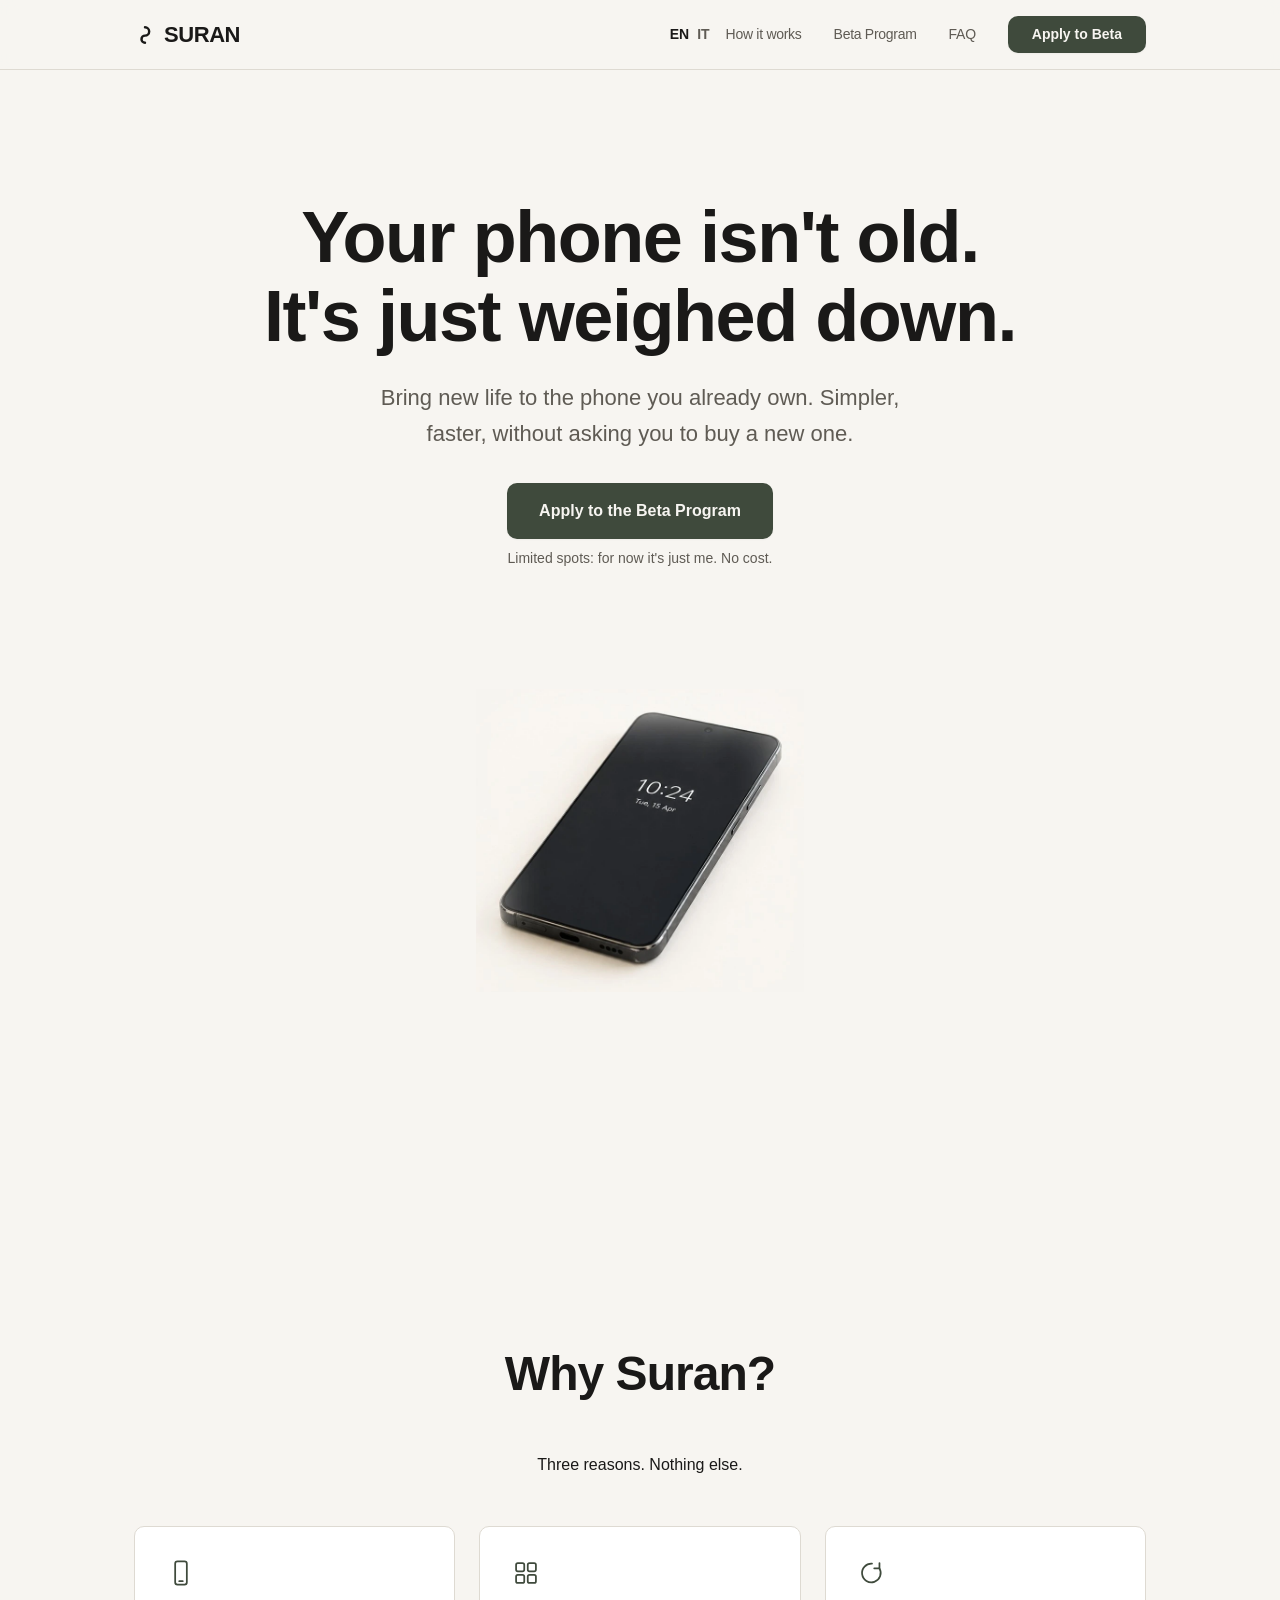
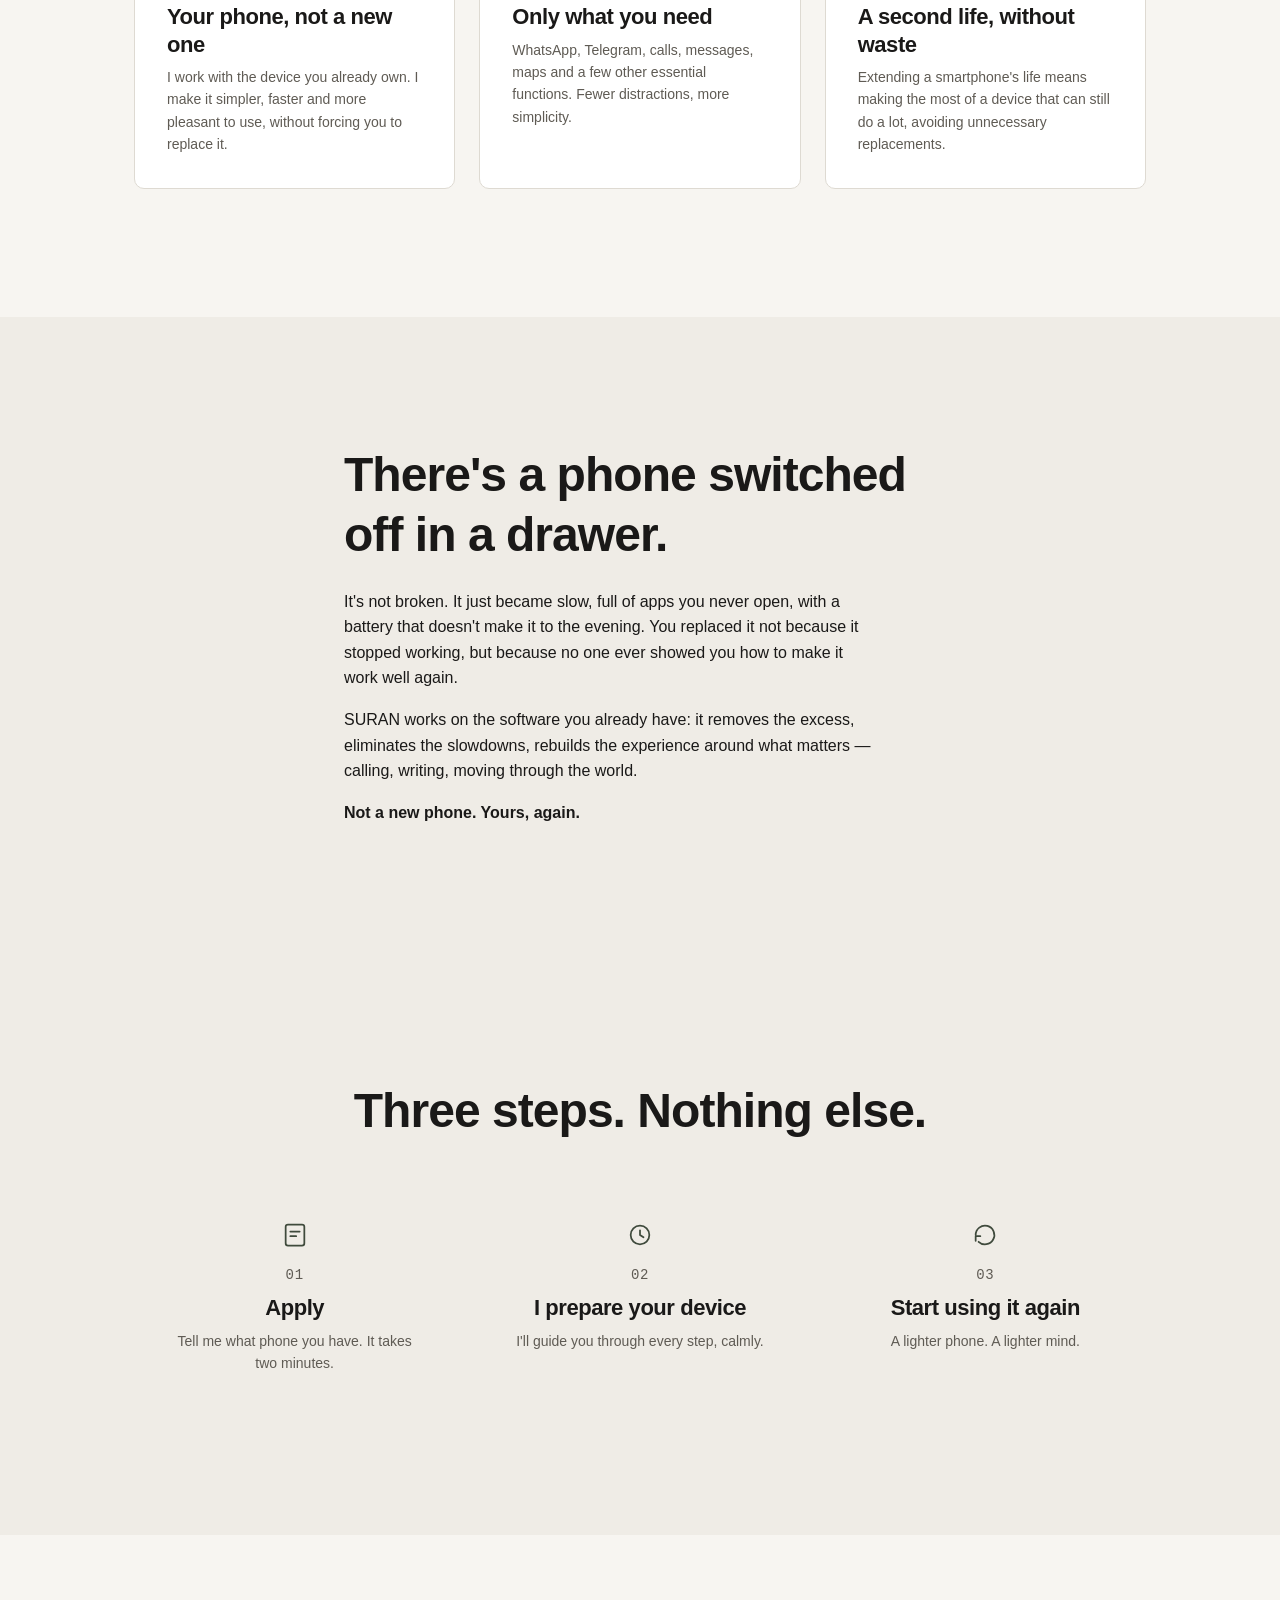
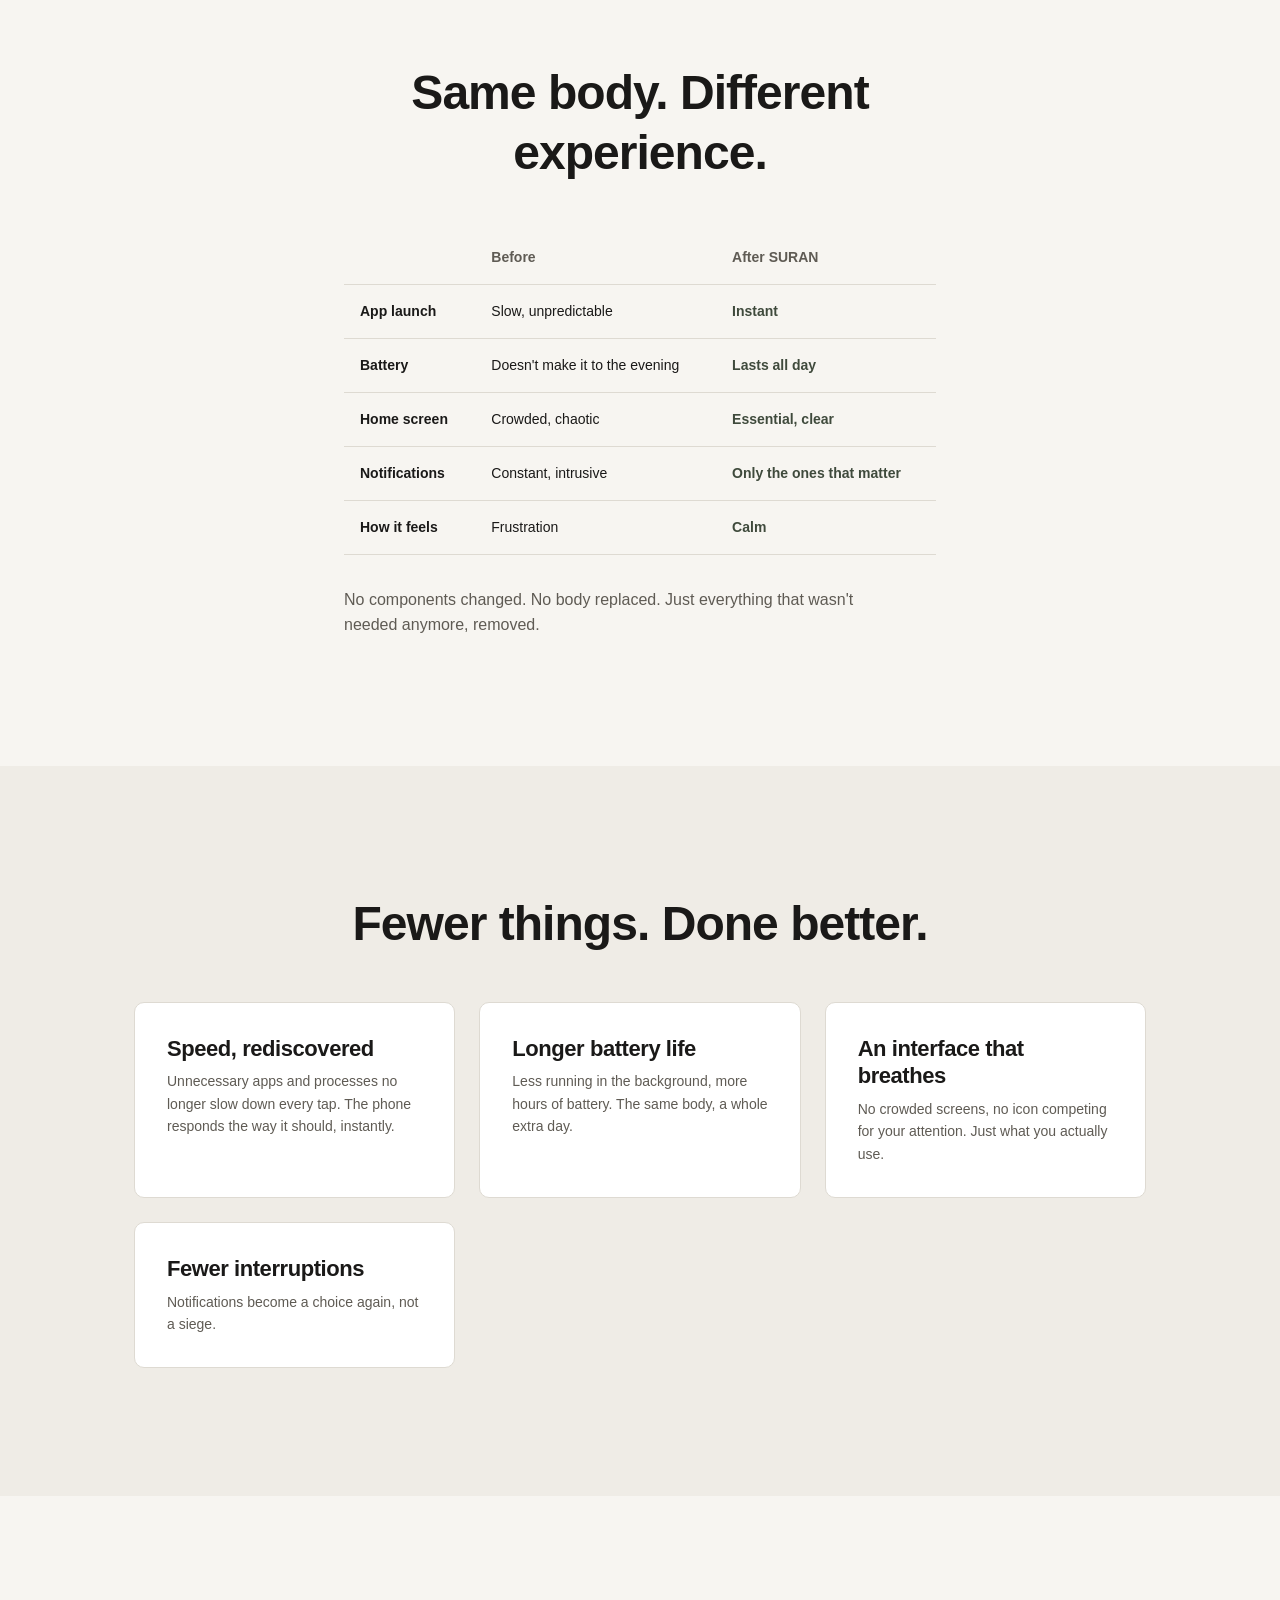
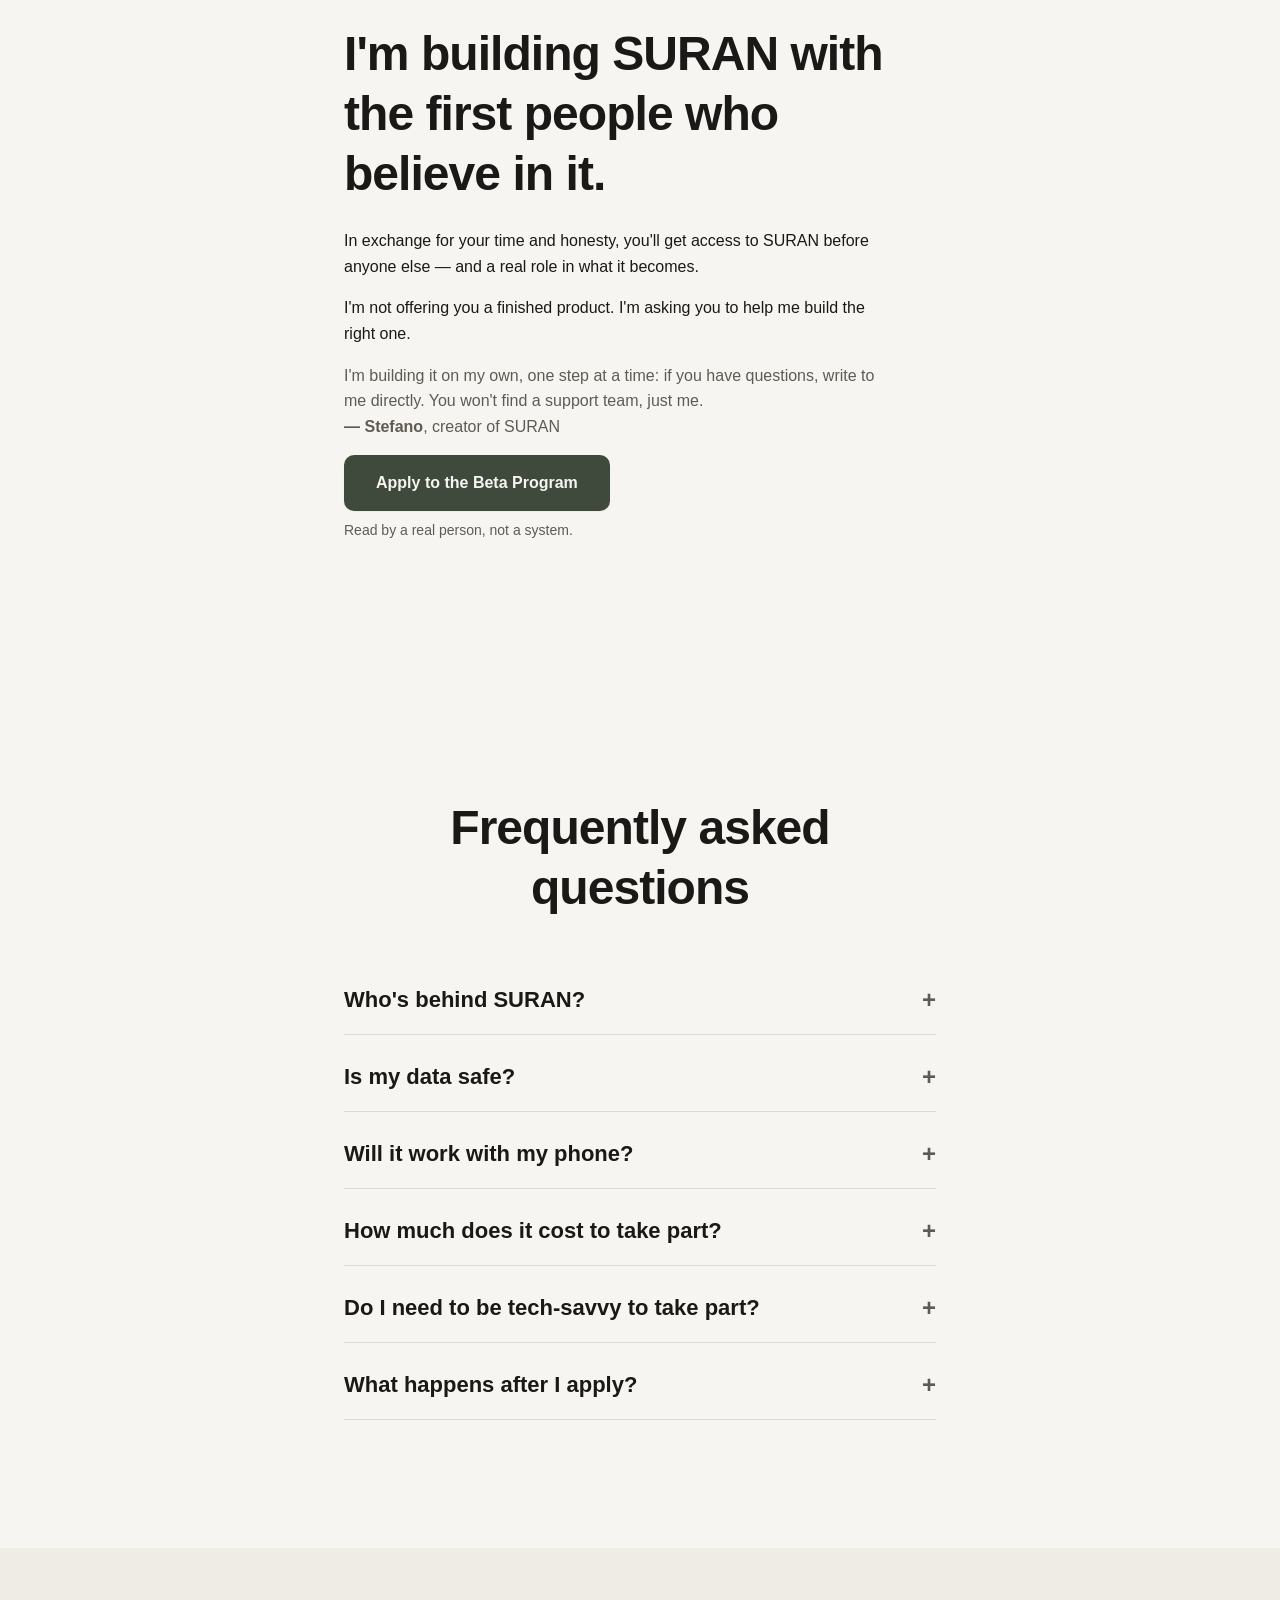
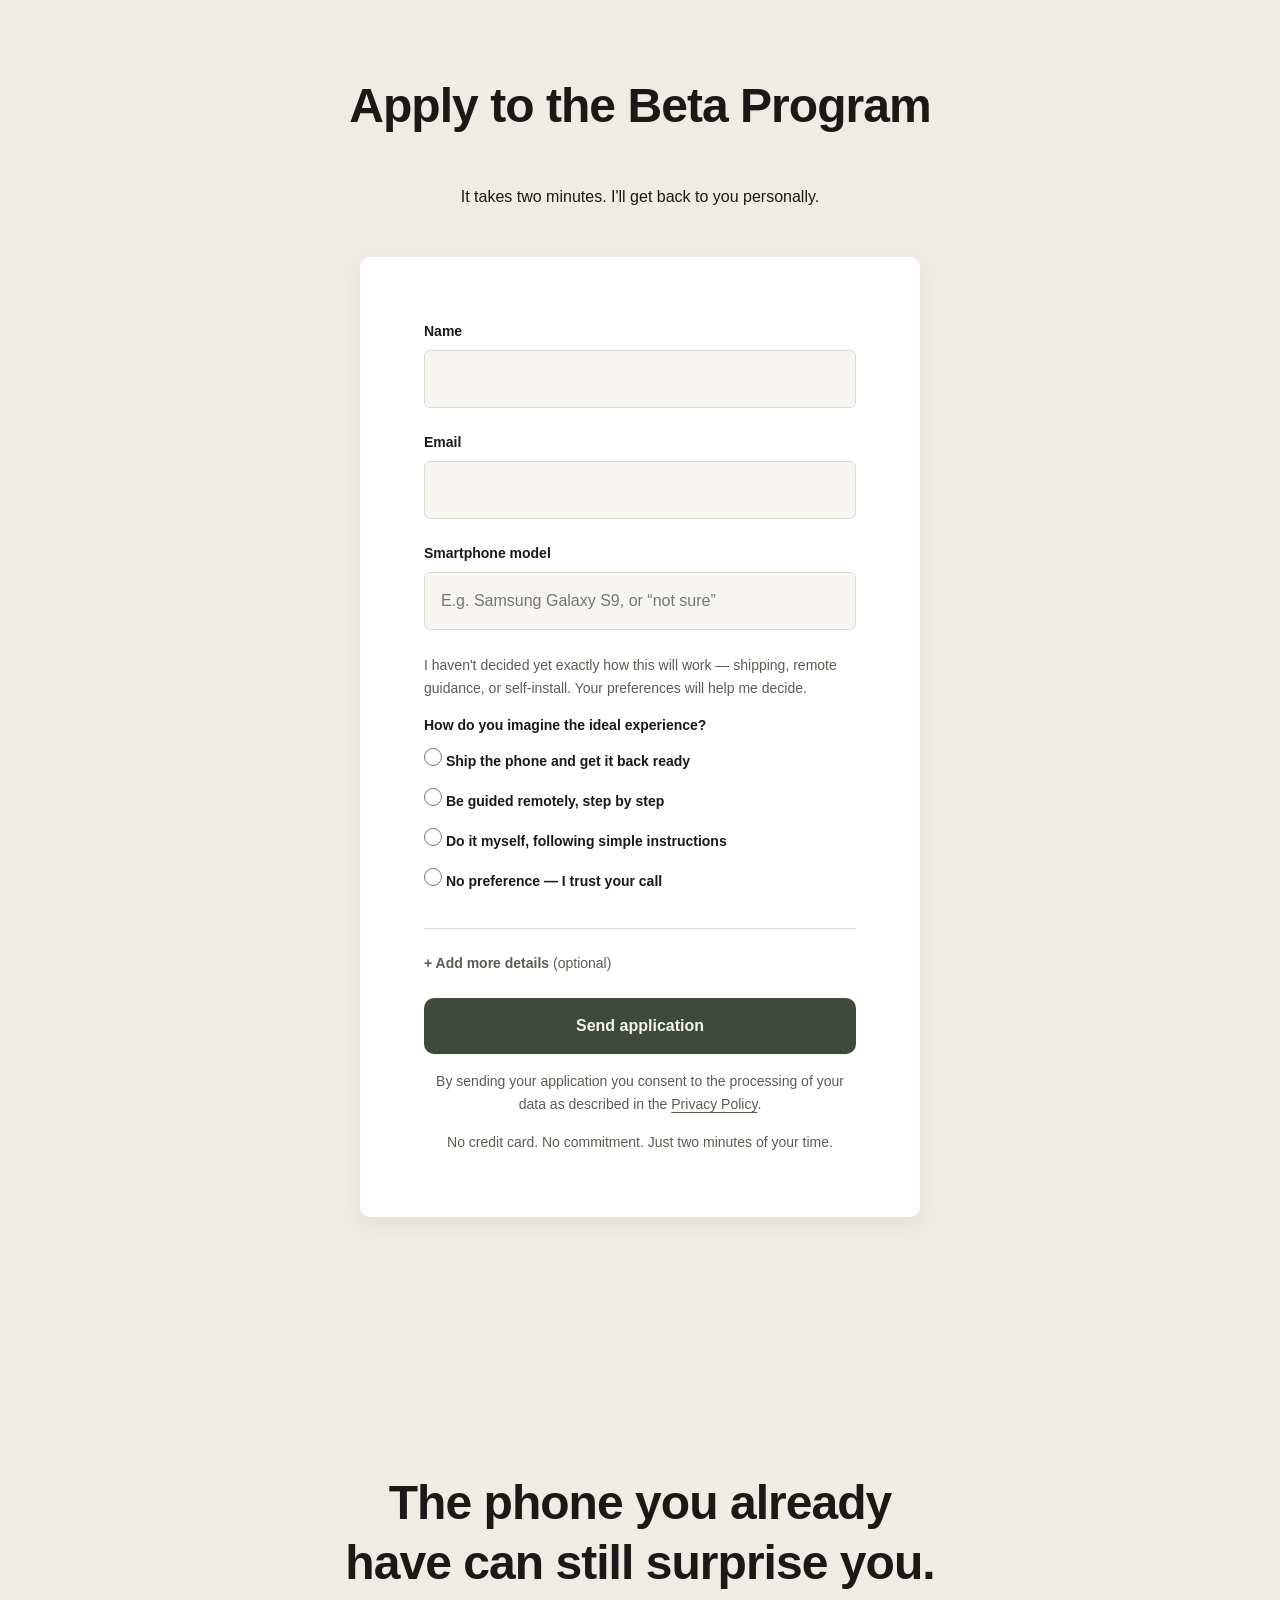
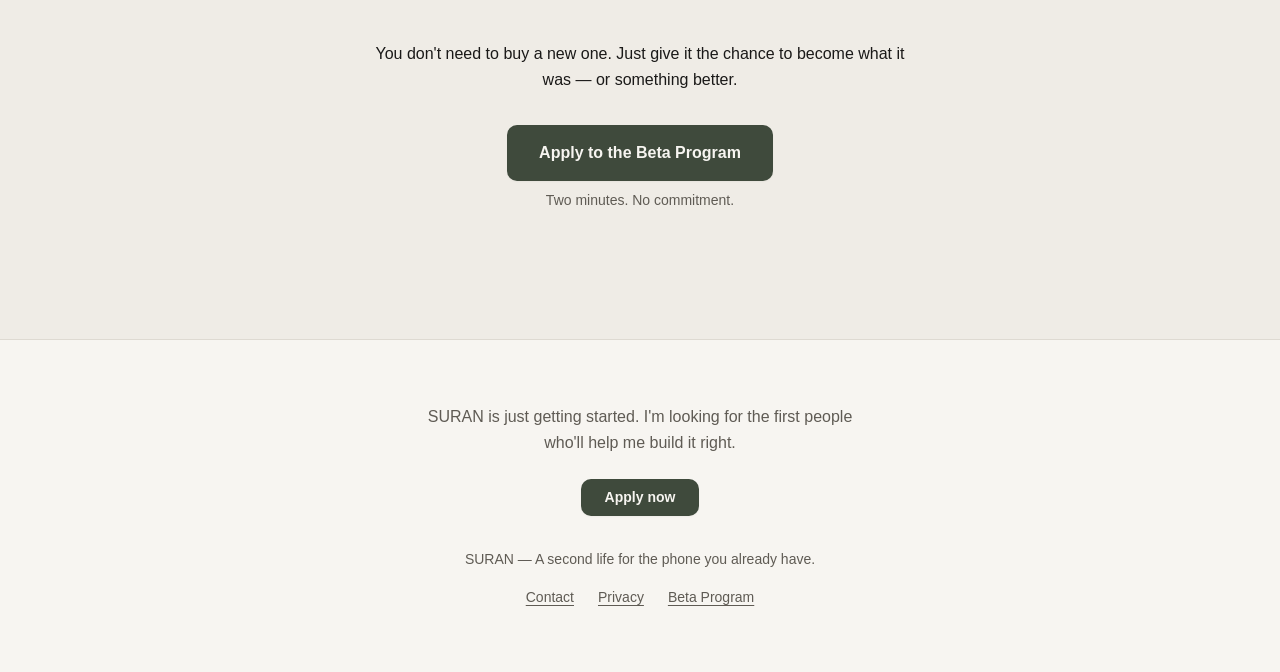
<file: en.html>
<!DOCTYPE html>
<html lang="en">
<head>
  <meta charset="UTF-8">
  <meta name="viewport" content="width=device-width, initial-scale=1.0">
  <title>SURAN — A second life for the phone you already have</title>
  <meta name="description" content="SURAN brings the Android smartphone you already own back to life, turning it into a simple, fast, essential device. Apply to the Beta Program.">

  <!-- SEO: canonical URL + hreflang alternates for the Italian version -->
  <link rel="canonical" href="https://suran.tech/en">
  <link rel="alternate" hreflang="it" href="https://suran.tech/">
  <link rel="alternate" hreflang="en" href="https://suran.tech/en">
  <link rel="alternate" hreflang="x-default" href="https://suran.tech/">
  <meta name="robots" content="index, follow">
  <meta name="theme-color" content="#F7F5F1">

  <!-- Favicon: SVG as the primary format, with raster fallbacks for
       contexts/browsers without SVG favicon support, and for iOS
       home screen bookmarks. -->
  <link rel="icon" href="logo.svg" type="image/svg+xml">
  <link rel="icon" href="favicon-32.png" sizes="32x32" type="image/png">
  <link rel="icon" href="favicon-16.png" sizes="16x16" type="image/png">
  <link rel="alternate icon" href="favicon.ico">
  <link rel="apple-touch-icon" href="apple-touch-icon.png" sizes="180x180">

  <!-- Open Graph -->
  <meta property="og:type" content="website">
  <meta property="og:site_name" content="SURAN">
  <meta property="og:locale" content="en_US">
  <meta property="og:locale:alternate" content="it_IT">
  <meta property="og:url" content="https://suran.tech/en">
  <meta property="og:title" content="SURAN — A second life for the phone you already have">
  <meta property="og:description" content="SURAN brings the Android smartphone you already own back to life, turning it into a simple, fast, essential device. Apply to the Beta Program.">
  <meta property="og:image" content="https://suran.tech/assets/og-image-en.jpg">
  <meta property="og:image:width" content="1200">
  <meta property="og:image:height" content="630">

  <!-- Twitter Card -->
  <meta name="twitter:card" content="summary_large_image">
  <meta name="twitter:title" content="SURAN — A second life for the phone you already have">
  <meta name="twitter:description" content="SURAN brings the Android smartphone you already own back to life, turning it into a simple, fast, essential device.">
  <meta name="twitter:image" content="https://suran.tech/assets/og-image-en.jpg">

  <!-- schema.org structured data: same Organization @id as the Italian
       page — one entity, not two. WebSite added via @graph. -->
  <script type="application/ld+json">
  {
    "@context": "https://schema.org",
    "@graph": [
      {
        "@type": "Organization",
        "@id": "https://suran.tech/#organization",
        "name": "SURAN",
        "url": "https://suran.tech/",
        "logo": "https://suran.tech/logo.svg",
        "description": "SURAN brings unused Android smartphones back to life, turning them into simple, fast, essential devices."
      },
      {
        "@type": "WebSite",
        "@id": "https://suran.tech/#website",
        "name": "SURAN",
        "url": "https://suran.tech/",
        "inLanguage": ["it", "en"],
        "publisher": { "@id": "https://suran.tech/#organization" }
      }
    ]
  }
  </script>

  <!-- Main stylesheet: shared with the Italian version, same Design System -->
  <link rel="stylesheet" href="style.css">
</head>
<body>

  <!-- ============================================================
       HEADER / NAVIGATION
  ============================================================= -->
  <header class="site-header">
    <div class="container site-header__inner">
      <a href="#hero" class="logo" aria-label="SURAN — back to top">
        <svg class="logo__mark" viewBox="0 0 100 100" xmlns="http://www.w3.org/2000/svg" aria-hidden="true" focusable="false">
          <path d="M 50 15 A 19 19 0 0 1 50 53 A 16 16 0 0 0 50 85" fill="none" stroke="currentColor" stroke-width="11" stroke-linecap="round" stroke-linejoin="round"/>
        </svg>
        <span class="logo__wordmark">SURAN</span>
      </a>

      <!-- Language switcher: small, persistent utility control — never
           competes visually with the primary CTA. -->
      <div class="lang-switch" aria-label="Language selector">
        <span class="lang-switch__current" aria-current="page">EN</span>
        <a href="index.html" class="lang-switch__link" hreflang="it" lang="it">IT</a>
      </div>

      <button
        type="button"
        id="mobile-menu-toggle"
        class="mobile-menu-toggle"
        aria-expanded="false"
        aria-controls="mobile-menu"
        aria-label="Open navigation menu"
      >
        <span class="mobile-menu-toggle__bar" aria-hidden="true"></span>
        <span class="mobile-menu-toggle__bar" aria-hidden="true"></span>
        <span class="mobile-menu-toggle__bar" aria-hidden="true"></span>
      </button>

      <nav id="mobile-menu" class="site-nav" aria-label="Main navigation">
        <button type="button" class="site-nav__close" id="mobile-menu-close" aria-label="Close navigation menu">
          <span aria-hidden="true">&times;</span>
        </button>
        <a href="#how-it-works" class="site-nav__link">How it works</a>
        <a href="#beta-program" class="site-nav__link">Beta Program</a>
        <a href="#faq" class="site-nav__link">FAQ</a>
        <a href="#apply" class="btn btn--primary btn--small">Apply to Beta</a>
      </nav>
    </div>
  </header>

  <main>

    <!-- ============================================================
         HERO
    ============================================================= -->
    <section id="hero" class="section hero" aria-labelledby="hero-title">
      <div class="container hero__inner">
        <h1 id="hero-title" class="hero__title">
          Your phone isn't old.<br>
          It's just weighed down.
        </h1>
        <p class="hero__subtitle">
          Bring new life to the phone you already own. Simpler, faster,
          without asking you to buy a new one.
        </p>
        <div class="hero__cta">
          <a href="#apply" class="btn btn--primary">Apply to the Beta Program</a>
          <p class="hero__cta-note">Limited spots: for now it's just me. No cost.</p>
        </div>

        <!-- VISUAL HERO — same product photo used on the Italian version. -->
        <figure class="hero__media">
          <picture>
            <source srcset="assets/hero-phone.webp" type="image/webp">
            <img
              src="assets/hero-phone.jpg"
              alt="An Android smartphone with subtle wear marks on the frame, resting on a light neutral surface, screen on showing a clock and date on an essential dark background, soft natural light"
              width="702"
              height="650"
              fetchpriority="high"
              loading="eager"
            >
          </picture>
        </figure>
      </div>
    </section>

    <!-- ============================================================
         WHY SURAN — positioning clarification
         Placed right after the Hero: answers "why SURAN instead of
         buying another phone" before the visitor even asks. Reuses
         the Design System's grid, typography and spacing — no new
         graphic elements, same icon language as "How it works".
    ============================================================= -->
    <section id="why-suran" class="section" aria-labelledby="why-suran-title">
      <div class="container">
        <h2 id="why-suran-title" class="section__title section__title--center">Why Suran?</h2>
        <p class="section__text section__text--center" style="margin-bottom: var(--space-6);">
          Three reasons. Nothing else.
        </p>

        <div class="why-grid">
          <article class="why-card">
            <svg class="why-card__icon" viewBox="0 0 24 24" aria-hidden="true">
              <rect x="7" y="2" width="10" height="20" rx="2" fill="none" stroke="currentColor" stroke-width="1.5"/>
              <path d="M10.5 19h3" fill="none" stroke="currentColor" stroke-width="1.5" stroke-linecap="round"/>
            </svg>
            <h3 class="why-card__title">Your phone, not a new one</h3>
            <p class="why-card__text">I work with the device you already own. I make it simpler, faster and more pleasant to use, without forcing you to replace it.</p>
          </article>

          <article class="why-card">
            <svg class="why-card__icon" viewBox="0 0 24 24" aria-hidden="true">
              <rect x="3.5" y="3.5" width="7" height="7" rx="1.5" fill="none" stroke="currentColor" stroke-width="1.5"/>
              <rect x="13.5" y="3.5" width="7" height="7" rx="1.5" fill="none" stroke="currentColor" stroke-width="1.5"/>
              <rect x="3.5" y="13.5" width="7" height="7" rx="1.5" fill="none" stroke="currentColor" stroke-width="1.5"/>
              <rect x="13.5" y="13.5" width="7" height="7" rx="1.5" fill="none" stroke="currentColor" stroke-width="1.5"/>
            </svg>
            <h3 class="why-card__title">Only what you need</h3>
            <p class="why-card__text">WhatsApp, Telegram, calls, messages, maps and a few other essential functions. Fewer distractions, more simplicity.</p>
          </article>

          <article class="why-card">
            <svg class="why-card__icon" viewBox="0 0 24 24" aria-hidden="true">
              <path d="M18.4 8A8 8 0 1 1 12 4" fill="none" stroke="currentColor" stroke-width="1.5" stroke-linecap="round"/>
              <path d="M18.4 3.5V8h-4.5" fill="none" stroke="currentColor" stroke-width="1.5" stroke-linecap="round" stroke-linejoin="round"/>
            </svg>
            <h3 class="why-card__title">A second life, without waste</h3>
            <p class="why-card__text">Extending a smartphone's life means making the most of a device that can still do a lot, avoiding unnecessary replacements.</p>
          </article>
        </div>
      </div>
    </section>

    <!-- ============================================================
         THE PROBLEM + THE SOLUTION — merged (Option A, final review)
         Previously two separate sections that ended up saying the
         same thing twice (emotional hook, then rational reveal).
         Merged into one breath: the problem stays the title and
         opening, the solution arrives in the same block instead of
         after another scroll.
    ============================================================= -->
    <section id="problem-solution" class="section section--alt" aria-labelledby="problem-title">
      <div class="container container--narrow">
        <h2 id="problem-title" class="section__title">There's a phone switched off in a drawer.</h2>
        <p class="section__text">
          It's not broken. It just became slow, full of apps you never
          open, with a battery that doesn't make it to the evening. You
          replaced it not because it stopped working, but because no one
          ever showed you how to make it work well again.
        </p>
        <p class="section__text">
          SURAN works on the software you already have: it removes the
          excess, eliminates the slowdowns, rebuilds the experience around
          what matters — calling, writing, moving through the world.
        </p>
        <p class="section__text">
          <strong>Not a new phone. Yours, again.</strong>
        </p>
      </div>
    </section>

    <!-- ============================================================
         HOW IT WORKS
    ============================================================= -->
    <section id="how-it-works" class="section section--alt" aria-labelledby="how-it-works-title">
      <div class="container">
        <h2 id="how-it-works-title" class="section__title section__title--center">Three steps. Nothing else.</h2>

        <ol class="steps">
          <li class="step">
            <svg class="step__icon" viewBox="0 0 24 24" aria-hidden="true">
              <rect x="4" y="3" width="16" height="18" rx="2" fill="none" stroke="currentColor" stroke-width="1.5"/>
              <path d="M8 9h8M8 13h5" fill="none" stroke="currentColor" stroke-width="1.5" stroke-linecap="round"/>
            </svg>
            <span class="step__number" aria-hidden="true">01</span>
            <h3 class="step__title">Apply</h3>
            <p class="step__text">Tell me what phone you have. It takes two minutes.</p>
          </li>
          <li class="step">
            <svg class="step__icon" viewBox="0 0 24 24" aria-hidden="true">
              <circle cx="12" cy="12" r="8" fill="none" stroke="currentColor" stroke-width="1.5"/>
              <path d="M12 8v4l3 2" fill="none" stroke="currentColor" stroke-width="1.5" stroke-linecap="round" stroke-linejoin="round"/>
            </svg>
            <span class="step__number" aria-hidden="true">02</span>
            <h3 class="step__title">I prepare your device</h3>
            <p class="step__text">I'll guide you through every step, calmly.</p>
          </li>
          <li class="step">
            <svg class="step__icon" viewBox="0 0 24 24" aria-hidden="true">
              <path d="M4 12a8 8 0 1 1 2.5 5.8" fill="none" stroke="currentColor" stroke-width="1.5" stroke-linecap="round"/>
              <path d="M4 17v-4h4" fill="none" stroke="currentColor" stroke-width="1.5" stroke-linecap="round" stroke-linejoin="round"/>
            </svg>
            <span class="step__number" aria-hidden="true">03</span>
            <h3 class="step__title">Start using it again</h3>
            <p class="step__text">A lighter phone. A lighter mind.</p>
          </li>
        </ol>
      </div>
    </section>

    <!-- ============================================================
         BEFORE / AFTER
    ============================================================= -->
    <section id="before-after" class="section" aria-labelledby="before-after-title">
      <div class="container container--narrow">
        <h2 id="before-after-title" class="section__title section__title--center">Same body. Different experience.</h2>

        <table class="compare-table">
          <caption class="visually-hidden">Comparison of the phone's user experience before and after SURAN</caption>
          <thead>
            <tr>
              <th scope="col"></th>
              <th scope="col">Before</th>
              <th scope="col">After SURAN</th>
            </tr>
          </thead>
          <tbody>
            <tr>
              <th scope="row">App launch</th>
              <td>Slow, unpredictable</td>
              <td>Instant</td>
            </tr>
            <tr>
              <th scope="row">Battery</th>
              <td>Doesn't make it to the evening</td>
              <td>Lasts all day</td>
            </tr>
            <tr>
              <th scope="row">Home screen</th>
              <td>Crowded, chaotic</td>
              <td>Essential, clear</td>
            </tr>
            <tr>
              <th scope="row">Notifications</th>
              <td>Constant, intrusive</td>
              <td>Only the ones that matter</td>
            </tr>
            <tr>
              <th scope="row">How it feels</th>
              <td>Frustration</td>
              <td>Calm</td>
            </tr>
          </tbody>
        </table>

        <p class="section__text section__text--muted">
          No components changed. No body replaced.
          Just everything that wasn't needed anymore, removed.
        </p>
      </div>
    </section>

    <!-- ============================================================
         FEATURES
    ============================================================= -->
    <section id="features" class="section section--alt" aria-labelledby="features-title">
      <div class="container">
        <h2 id="features-title" class="section__title section__title--center">Fewer things. Done better.</h2>

        <div class="feature-grid">
          <article class="feature-card">
            <h3 class="feature-card__title">Speed, rediscovered</h3>
            <p class="feature-card__text">Unnecessary apps and processes no longer slow down every tap. The phone responds the way it should, instantly.</p>
          </article>

          <article class="feature-card">
            <h3 class="feature-card__title">Longer battery life</h3>
            <p class="feature-card__text">Less running in the background, more hours of battery. The same body, a whole extra day.</p>
          </article>

          <article class="feature-card">
            <h3 class="feature-card__title">An interface that breathes</h3>
            <p class="feature-card__text">No crowded screens, no icon competing for your attention. Just what you actually use.</p>
          </article>

          <article class="feature-card">
            <h3 class="feature-card__title">Fewer interruptions</h3>
            <p class="feature-card__text">Notifications become a choice again, not a siege.</p>
          </article>
        </div>
      </div>
    </section>

    <!-- ============================================================
         BETA PROGRAM
    ============================================================= -->
    <section id="beta-program" class="section" aria-labelledby="beta-title">
      <div class="container container--narrow">
        <h2 id="beta-title" class="section__title">I'm building SURAN with the first people who believe in it.</h2>
        <p class="section__text">
          In exchange for your time and honesty, you'll get
          access to SURAN before anyone else — and a real role in what it
          becomes.
        </p>
        <p class="section__text">
          I'm not offering you a finished product. I'm asking you to
          help me build the right one.
        </p>
        <p class="section__text section__text--muted">
          I'm building it on my own, one step at a time: if
          you have questions, write to me directly. You won't find a
          support team, just me.<br>
          <strong>— <a href="mailto:stefano.rebughini@suran.tech">Stefano</a></strong>, creator of SURAN
        </p>
        <a href="#apply" class="btn btn--primary">Apply to the Beta Program</a>
        <p class="hero__cta-note">Read by a real person, not a system.</p>
      </div>
    </section>

    <!-- ============================================================
         FAQ
    ============================================================= -->
    <section id="faq" class="section" aria-labelledby="faq-title">
      <div class="container container--narrow">
        <h2 id="faq-title" class="section__title section__title--center">Frequently asked questions</h2>

        <div class="faq-list">
          <details class="faq-item">
            <summary class="faq-item__question">Who's behind SURAN?</summary>
            <p class="faq-item__answer">That's me — Stefano. For now I'm building SURAN on my own: no team, no company behind it. I have a thing for sustainability and can't bring myself to throw away a device that still works — that's how the idea started. Want to write to me directly? <a href="mailto:stefano.rebughini@suran.tech">stefano.rebughini@suran.tech</a>.</p>
          </details>

          <details class="faq-item">
            <summary class="faq-item__question">Is my data safe?</summary>
            <p class="faq-item__answer">Yes. Every step of the process is designed to protect your personal information. I only access what's necessary, and I guide you step by step before any changes.</p>
          </details>

          <details class="faq-item">
            <summary class="faq-item__question">Will it work with my phone?</summary>
            <p class="faq-item__answer">I'm finalizing the full list together with the first Beta participants. If you're unsure about your model, apply anyway — I'll let you know personally.</p>
          </details>

          <details class="faq-item">
            <summary class="faq-item__question">How much does it cost to take part?</summary>
            <p class="faq-item__answer">Nothing. The Beta Program is free. In exchange, I just ask for honest feedback on your experience.</p>
          </details>

          <details class="faq-item">
            <summary class="faq-item__question">Do I need to be tech-savvy to take part?</summary>
            <p class="faq-item__answer">No. I'll guide you through every step, in plain language, with no technical shortcuts.</p>
          </details>

          <details class="faq-item">
            <summary class="faq-item__question">What happens after I apply?</summary>
            <p class="faq-item__answer">I'll contact you directly within the next few days. No anonymous waiting — a real reply, from a real person.</p>
          </details>
        </div>
      </div>
    </section>

    <!-- ============================================================
         APPLICATION FORM
         FORMSPREE: same endpoint as the Italian version — Formspree
         doesn't care about language. The "_subject" field is in
         English so it's easy to tell at a glance which language a
         lead came from.
    ============================================================= -->
    <section id="apply" class="section section--alt" aria-labelledby="apply-title">
      <div class="container container--narrow">
        <h2 id="apply-title" class="section__title section__title--center">Apply to the Beta Program</h2>
        <p class="section__text section__text--center" style="margin-bottom: var(--space-6);">It takes two minutes. I'll get back to you personally.</p>

        <form
          id="form-candidatura"
          class="form"
          action="https://formspree.io/f/mwvgqled"
          method="POST"
          novalidate
        >
          <input
            type="text"
            name="_gotcha"
            style="display:none"
            tabindex="-1"
            autocomplete="off"
            aria-hidden="true"
          >

          <input type="hidden" name="_subject" value="New Beta Program application — SURAN (EN)">

          <div class="form__field">
            <label for="nome">Name</label>
            <input type="text" id="nome" name="nome" autocomplete="name" required>
          </div>

          <div class="form__field">
            <label for="email">Email</label>
            <input type="email" id="email" name="email" autocomplete="email" required>
          </div>

          <div class="form__field">
            <label for="modello">Smartphone model</label>
            <input type="text" id="modello" name="modello" placeholder="E.g. Samsung Galaxy S9, or “not sure”">
          </div>

          <!-- Discovery question, deliberately visible, not tucked away in
               the optional details: this is the core of the "turn the
               form into a customer discovery tool" request. Radio, not
               free text — one click, zero friction, maximum signal on
               one of the still-open product decisions. -->
          <div class="form__field">
            <p class="form__discovery-intro">
              I haven't decided yet exactly how this will work — shipping,
              remote guidance, or self-install. Your preferences will help
              me decide.
            </p>
            <fieldset class="form__radio-group">
              <legend>How do you imagine the ideal experience?</legend>
              <label class="form__radio-option">
                <input type="radio" name="esperienza_ideale" value="ship">
                <span>Ship the phone and get it back ready</span>
              </label>
              <label class="form__radio-option">
                <input type="radio" name="esperienza_ideale" value="remote">
                <span>Be guided remotely, step by step</span>
              </label>
              <label class="form__radio-option">
                <input type="radio" name="esperienza_ideale" value="diy">
                <span>Do it myself, following simple instructions</span>
              </label>
              <label class="form__radio-option">
                <input type="radio" name="esperienza_ideale" value="none">
                <span>No preference — I trust your call</span>
              </label>
            </fieldset>
          </div>

          <details class="form__more">
            <summary class="form__more-summary">Add more details <span class="form__optional">(optional)</span></summary>

            <div class="form__field">
              <label for="esitazione">Is there anything that would make you hesitate to take part?</label>
              <textarea id="esitazione" name="esitazione" rows="3" placeholder="Even one line helps — I'm still figuring out how to structure this."></textarea>
            </div>

            <div class="form__field">
              <label for="motivazione">What would make you say yes to SURAN?</label>
              <textarea id="motivazione" name="motivazione" rows="3"></textarea>
            </div>
          </details>

          <button type="submit" class="btn btn--primary btn--full">Send application</button>

          <p class="form__note">By sending your application you consent to the processing of your data as described in the <a href="privacy-en.html" target="_blank" rel="noopener noreferrer">Privacy Policy</a>.</p>

          <p class="form__note">No credit card. No commitment. Just two minutes of your time.</p>

          <p id="form-feedback" class="form__feedback" role="status" aria-live="polite"></p>
        </form>
      </div>
    </section>

    <!-- ============================================================
         FINAL CTA
    ============================================================= -->
    <section id="cta-finale" class="section section--alt section--cta-final" aria-labelledby="cta-finale-title">
      <div class="container container--narrow">
        <h2 id="cta-finale-title" class="section__title section__title--center">The phone you already have can still surprise you.</h2>
        <p class="section__text section__text--center">
          You don't need to buy a new one. Just give it the chance to
          become what it was — or something better.
        </p>
        <div class="cta-final__action">
          <a href="#apply" class="btn btn--primary">Apply to the Beta Program</a>
          <p class="hero__cta-note">Two minutes. No commitment.</p>
        </div>
      </div>
    </section>

  </main>

  <!-- ============================================================
       FOOTER
  ============================================================= -->
  <footer class="site-footer">
    <div class="container">
      <p class="site-footer__message">
        SURAN is just getting started. I'm looking for the first people
        who'll help me build it right.
      </p>
      <a href="#apply" class="btn btn--primary btn--small">Apply now</a>

      <p class="site-footer__tagline">SURAN — A second life for the phone you already have.</p>

      <nav class="site-footer__links" aria-label="Secondary footer links">
        <a href="mailto:stefano.rebughini@suran.tech">Contact</a>
        <a href="privacy-en.html">Privacy</a>
        <a href="#beta-program">Beta Program</a>
      </nav>
    </div>
  </footer>

  <!-- Main script: shared with the Italian version, form submit,
       scroll animations and interactions -->
  <script src="script.js" defer></script>

  <!-- Cloudflare Web Analytics: free, no cookies, no GDPR consent
       required — same token as the Italian version. -->
  <script type="module" src="https://static.cloudflareinsights.com/beacon.min.js" data-cf-beacon='{"token": "49f041aa01544f6c89724cd6155f1c4b"}'></script>

</body>
</html>
</file>
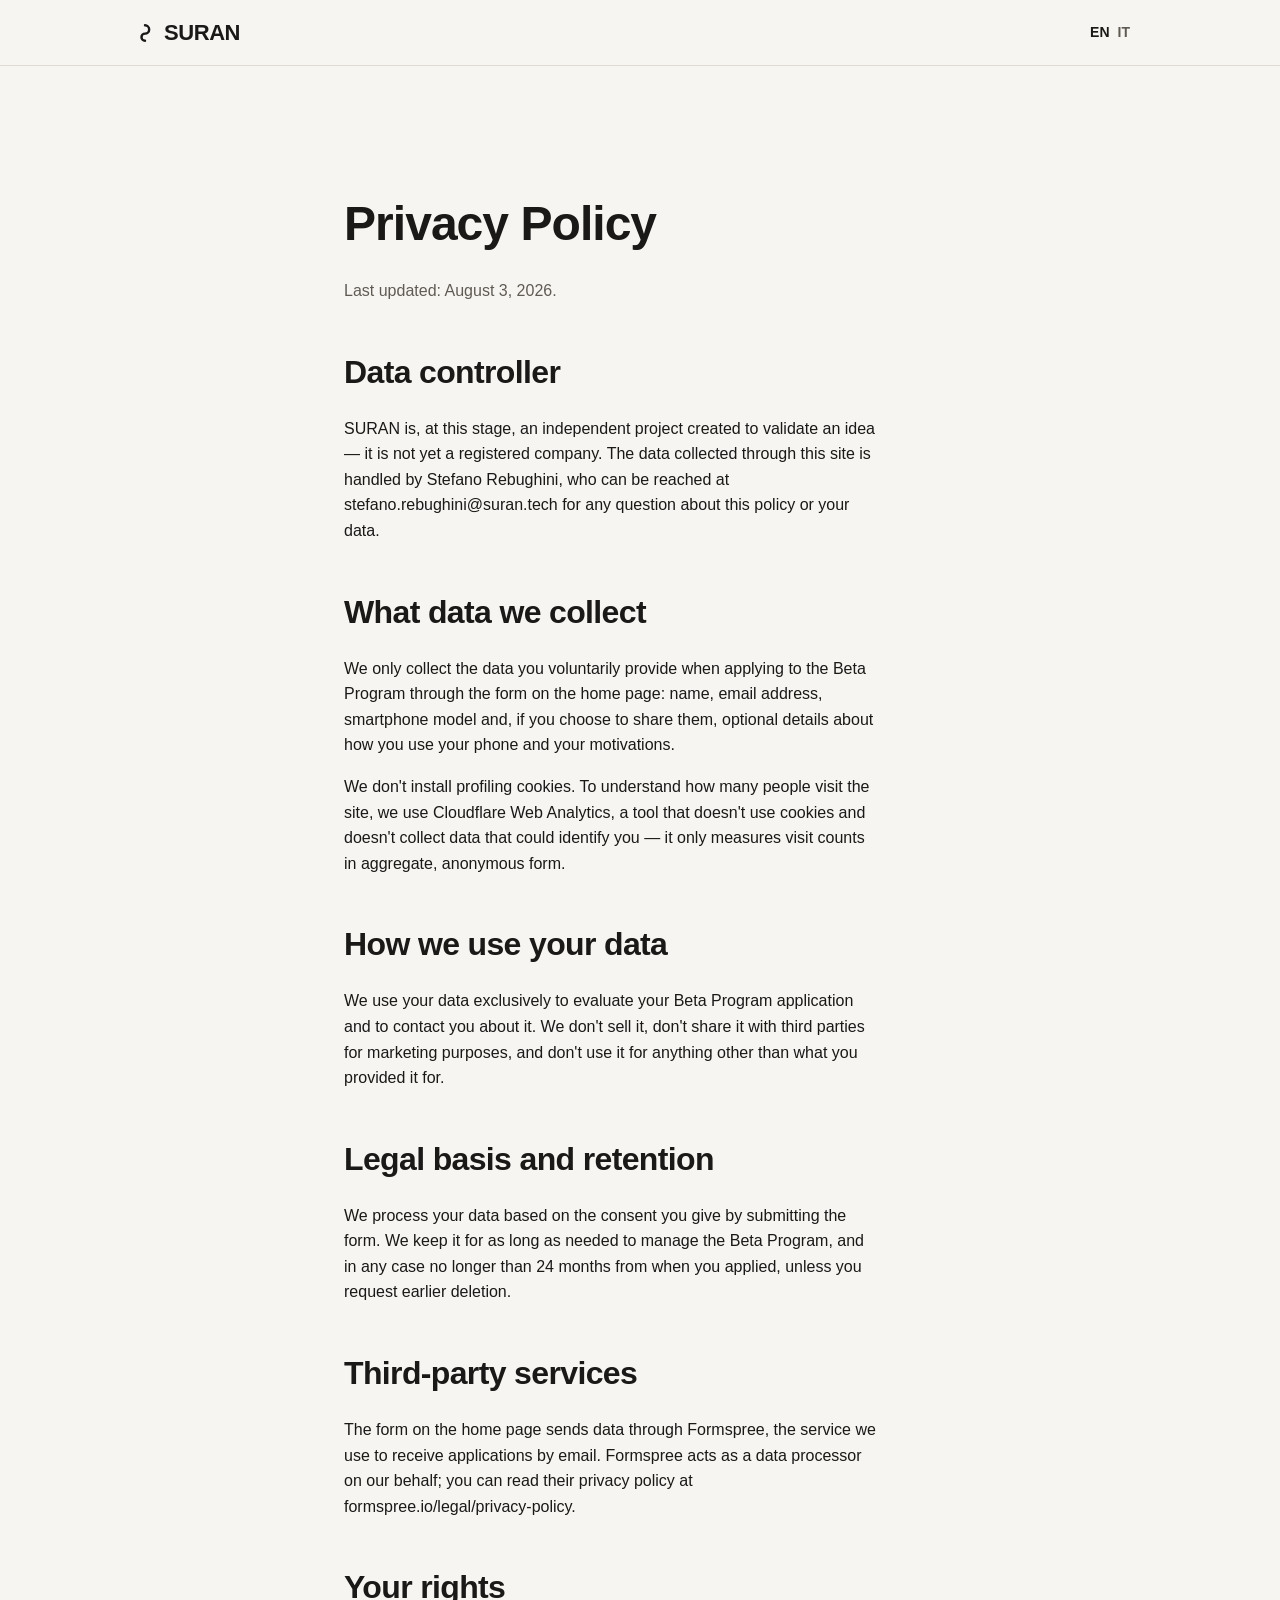
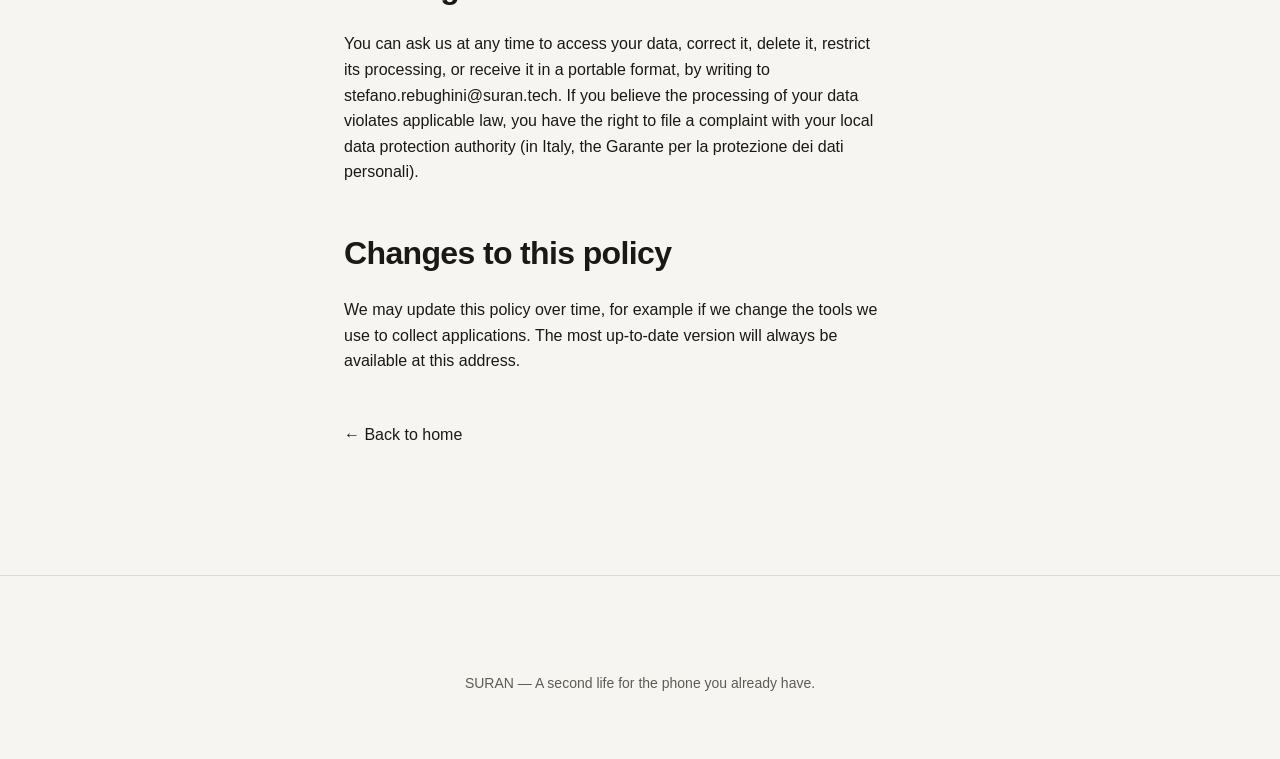
<file: privacy-en.html>
<!DOCTYPE html>
<html lang="en">
<head>
  <meta charset="UTF-8">
  <meta name="viewport" content="width=device-width, initial-scale=1.0">
  <title>Privacy Policy — SURAN</title>
  <meta name="description" content="SURAN's privacy policy: what data we collect through the Beta Program form, how we use it, and what rights you have.">

  <meta name="robots" content="noindex, follow">
  <link rel="canonical" href="https://suran.tech/privacy-en.html">
  <meta name="theme-color" content="#F7F5F1">
  <link rel="icon" href="logo.svg" type="image/svg+xml">
  <link rel="icon" href="favicon-32.png" sizes="32x32" type="image/png">
  <link rel="alternate icon" href="favicon.ico">
  <link rel="apple-touch-icon" href="apple-touch-icon.png" sizes="180x180">

  <link rel="stylesheet" href="style.css">
</head>
<body>

  <!-- Minimal header: logo only, no CTA — this isn't a conversion page,
       it shouldn't compete with the form's goal. -->
  <header class="site-header">
    <div class="container site-header__inner">
      <a href="en.html" class="logo" aria-label="SURAN — back to home">
        <svg class="logo__mark" viewBox="0 0 100 100" xmlns="http://www.w3.org/2000/svg" aria-hidden="true" focusable="false">
          <path d="M 50 15 A 19 19 0 0 1 50 53 A 16 16 0 0 0 50 85" fill="none" stroke="currentColor" stroke-width="11" stroke-linecap="round" stroke-linejoin="round"/>
        </svg>
        <span class="logo__wordmark">SURAN</span>
      </a>
      <div class="lang-switch" aria-label="Language selector">
        <span class="lang-switch__current" aria-current="page">EN</span>
        <a href="privacy.html" class="lang-switch__link" hreflang="it" lang="it">IT</a>
      </div>
    </div>
  </header>

  <main>
    <section class="section" aria-labelledby="privacy-title">
      <div class="container container--narrow">
        <h1 id="privacy-title" class="section__title">Privacy Policy</h1>
        <p class="section__text section__text--muted">Last updated: August 3, 2026.</p>

        <!--
          NOTE FOR WHOEVER PUBLISHES THIS PAGE: this text mirrors
          privacy.html (the Italian version) and is written to be
          accurate about what the site ACTUALLY does today — SURAN is a
          validation project, not a registered company, and only
          collects data through the Beta Program form, sent via
          Formspree, plus Cloudflare Web Analytics for aggregate visit
          counts. This does not replace legal review: have this text
          checked by a privacy consultant, and update it if SURAN
          becomes a registered company (in that case "Data controller"
          needs a legal entity name and registered address).
        -->

        <h2 class="section__title" style="font-size: var(--fs-h2); margin-top: var(--space-6);">Data controller</h2>
        <p class="section__text">
          SURAN is, at this stage, an independent project created to
          validate an idea — it is not yet a registered company. The data
          collected through this site is handled by Stefano Rebughini,
          who can be reached at
          <a href="mailto:stefano.rebughini@suran.tech">stefano.rebughini@suran.tech</a>
          for any question about this policy or your data.
        </p>

        <h2 class="section__title" style="font-size: var(--fs-h2); margin-top: var(--space-6);">What data we collect</h2>
        <p class="section__text">
          We only collect the data you voluntarily provide when applying
          to the Beta Program through the form on the home page: name,
          email address, smartphone model and, if you choose to share
          them, optional details about how you use your phone and your
          motivations.
        </p>
        <p class="section__text">
          We don't install profiling cookies. To understand how many
          people visit the site, we use Cloudflare Web Analytics, a tool
          that doesn't use cookies and doesn't collect data that could
          identify you — it only measures visit counts in aggregate,
          anonymous form.
        </p>

        <h2 class="section__title" style="font-size: var(--fs-h2); margin-top: var(--space-6);">How we use your data</h2>
        <p class="section__text">
          We use your data exclusively to evaluate your Beta Program
          application and to contact you about it. We don't sell it,
          don't share it with third parties for marketing purposes, and
          don't use it for anything other than what you provided it for.
        </p>

        <h2 class="section__title" style="font-size: var(--fs-h2); margin-top: var(--space-6);">Legal basis and retention</h2>
        <p class="section__text">
          We process your data based on the consent you give by submitting
          the form. We keep it for as long as needed to manage the Beta
          Program, and in any case no longer than 24 months from when you
          applied, unless you request earlier deletion.
        </p>

        <h2 class="section__title" style="font-size: var(--fs-h2); margin-top: var(--space-6);">Third-party services</h2>
        <p class="section__text">
          The form on the home page sends data through
          <a href="https://formspree.io" target="_blank" rel="noopener noreferrer">Formspree</a>,
          the service we use to receive applications by email. Formspree
          acts as a data processor on our behalf; you can read their
          privacy policy at
          <a href="https://formspree.io/legal/privacy-policy/" target="_blank" rel="noopener noreferrer">formspree.io/legal/privacy-policy</a>.
        </p>

        <h2 class="section__title" style="font-size: var(--fs-h2); margin-top: var(--space-6);">Your rights</h2>
        <p class="section__text">
          You can ask us at any time to access your data, correct it,
          delete it, restrict its processing, or receive it in a portable
          format, by writing to
          <a href="mailto:stefano.rebughini@suran.tech">stefano.rebughini@suran.tech</a>. If
          you believe the processing of your data violates applicable law,
          you have the right to file a complaint with your local data
          protection authority (in Italy, the Garante per la protezione
          dei dati personali).
        </p>

        <h2 class="section__title" style="font-size: var(--fs-h2); margin-top: var(--space-6);">Changes to this policy</h2>
        <p class="section__text">
          We may update this policy over time, for example if we change
          the tools we use to collect applications. The most up-to-date
          version will always be available at this address.
        </p>

        <p class="section__text" style="margin-top: var(--space-6);">
          <a href="en.html">← Back to home</a>
        </p>
      </div>
    </section>
  </main>

  <footer class="site-footer">
    <div class="container">
      <p class="site-footer__tagline">SURAN — A second life for the phone you already have.</p>
    </div>
  </footer>

  <!-- Cloudflare Web Analytics — same snippet and token as the other pages -->
  <script type="module" src="https://static.cloudflareinsights.com/beacon.min.js" data-cf-beacon='{"token": "49f041aa01544f6c89724cd6155f1c4b"}'></script>

</body>
</html>
</file>
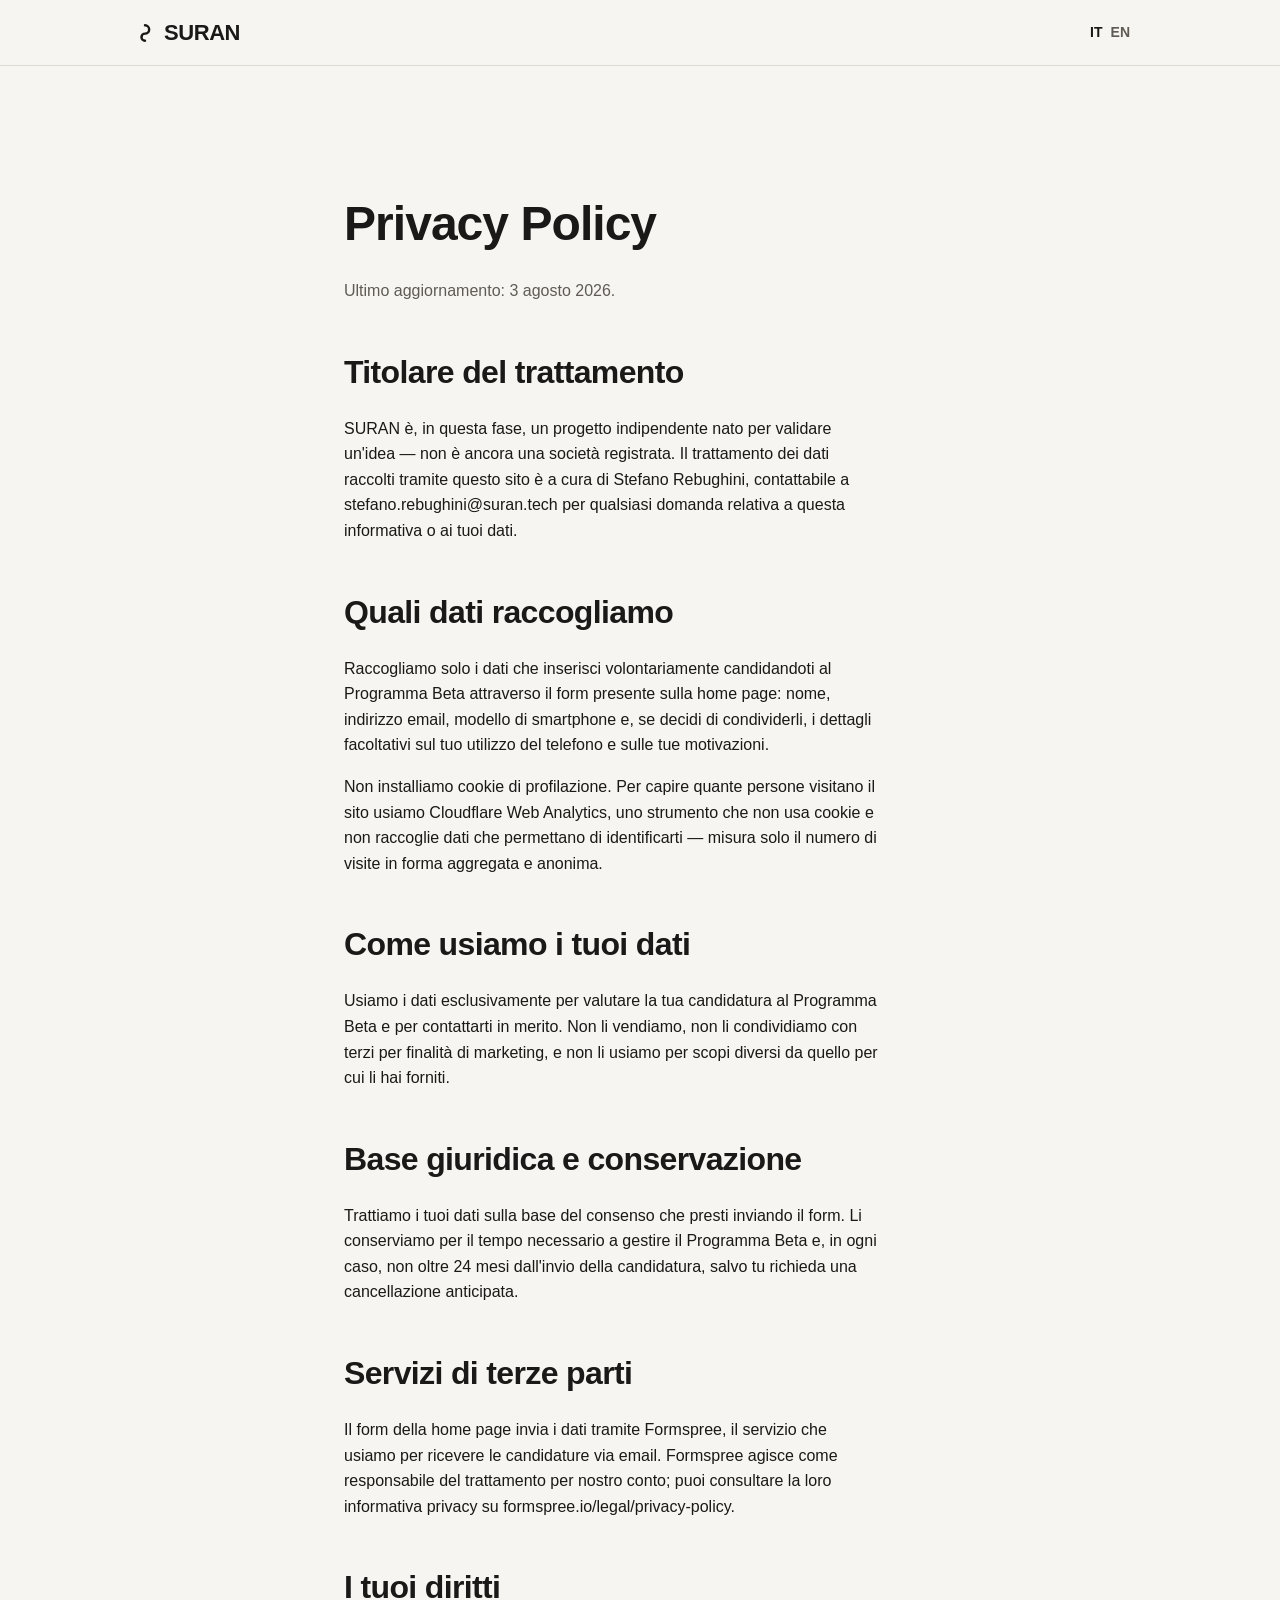
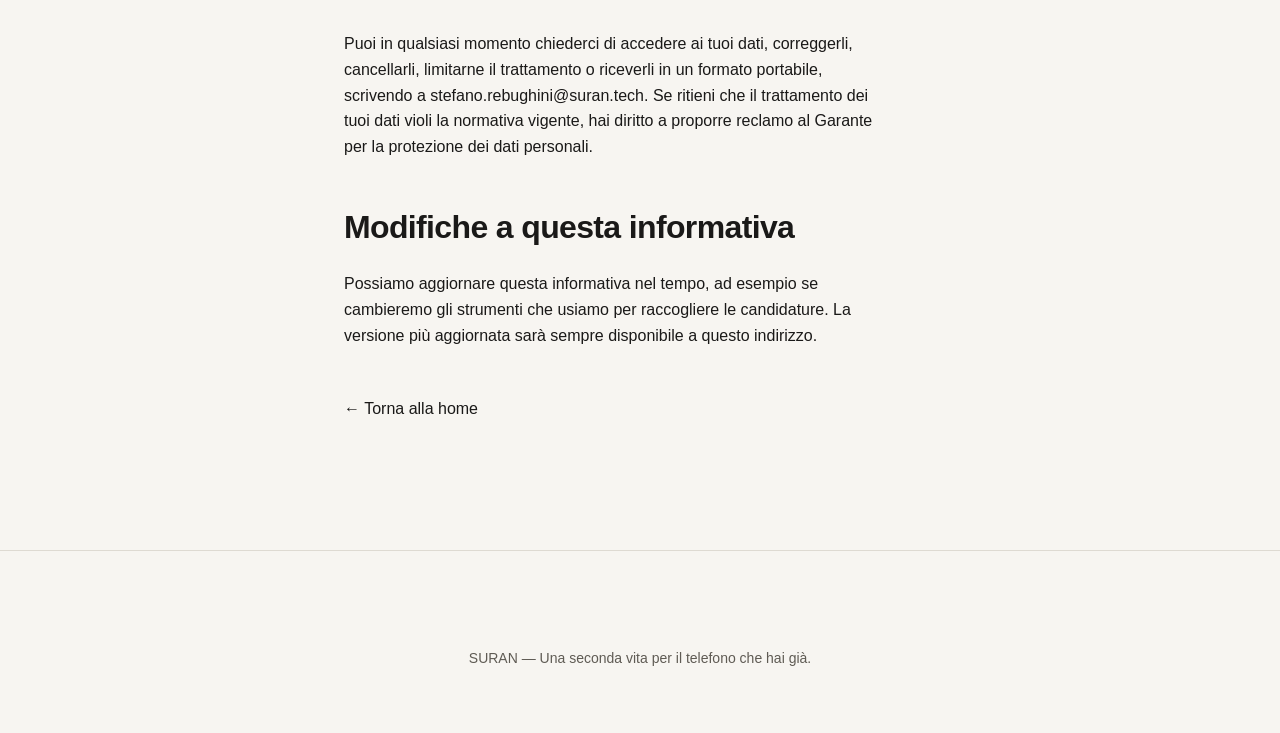
<file: privacy.html>
<!DOCTYPE html>
<html lang="it">
<head>
  <meta charset="UTF-8">
  <meta name="viewport" content="width=device-width, initial-scale=1.0">
  <title>Privacy Policy — SURAN</title>
  <meta name="description" content="Informativa sulla privacy di SURAN: quali dati raccogliamo tramite il form del Programma Beta, come li usiamo e quali diritti hai.">

  <meta name="robots" content="noindex, follow">
  <link rel="canonical" href="https://suran.tech/privacy.html">
  <meta name="theme-color" content="#F7F5F1">
  <link rel="icon" href="logo.svg" type="image/svg+xml">
  <link rel="icon" href="favicon-32.png" sizes="32x32" type="image/png">
  <link rel="alternate icon" href="favicon.ico">
  <link rel="apple-touch-icon" href="apple-touch-icon.png" sizes="180x180">

  <link rel="stylesheet" href="style.css">
</head>
<body>

  <!-- Header minimale: solo il logo, nessuna CTA — questa non è una pagina
       di conversione, non deve competere con l'obiettivo del form. -->
  <header class="site-header">
    <div class="container site-header__inner">
      <a href="index.html" class="logo" aria-label="SURAN — torna alla home">
        <svg class="logo__mark" viewBox="0 0 100 100" xmlns="http://www.w3.org/2000/svg" aria-hidden="true" focusable="false">
          <path d="M 50 15 A 19 19 0 0 1 50 53 A 16 16 0 0 0 50 85" fill="none" stroke="currentColor" stroke-width="11" stroke-linecap="round" stroke-linejoin="round"/>
        </svg>
        <span class="logo__wordmark">SURAN</span>
      </a>
      <div class="lang-switch" aria-label="Selettore lingua">
        <span class="lang-switch__current" aria-current="page">IT</span>
        <a href="privacy-en.html" class="lang-switch__link" hreflang="en" lang="en">EN</a>
      </div>
    </div>
  </header>

  <main>
    <section class="section" aria-labelledby="privacy-title">
      <div class="container container--narrow">
        <h1 id="privacy-title" class="section__title">Privacy Policy</h1>
        <p class="section__text section__text--muted">Ultimo aggiornamento: 3 agosto 2026.</p>

        <!--
          NOTA PER CHI PUBBLICA QUESTA PAGINA: questo testo è stato scritto
          per essere accurato rispetto a COSA FA REALMENTE il sito oggi —
          SURAN è un progetto di validazione, non una società registrata,
          e raccoglie dati solo tramite il form del Programma Beta, inviato
          a Formspree, più Cloudflare Web Analytics per le visite in forma
          aggregata. Non sostituisce una revisione legale: fai controllare
          questo testo da un consulente privacy, e aggiornalo se in futuro
          SURAN diventasse una società registrata (in quel caso "Titolare
          del trattamento" andrà aggiornato con ragione sociale e sede legale).
        -->

        <h2 class="section__title" style="font-size: var(--fs-h2); margin-top: var(--space-6);">Titolare del trattamento</h2>
        <p class="section__text">
          SURAN è, in questa fase, un progetto indipendente nato per
          validare un'idea — non è ancora una società registrata. Il
          trattamento dei dati raccolti tramite questo sito è a cura di
          Stefano Rebughini,
          contattabile a <a href="mailto:stefano.rebughini@suran.tech">stefano.rebughini@suran.tech</a>
          per qualsiasi domanda relativa a questa informativa o ai tuoi dati.
        </p>

        <h2 class="section__title" style="font-size: var(--fs-h2); margin-top: var(--space-6);">Quali dati raccogliamo</h2>
        <p class="section__text">
          Raccogliamo solo i dati che inserisci volontariamente candidandoti
          al Programma Beta attraverso il form presente sulla home page:
          nome, indirizzo email, modello di smartphone e, se decidi di
          condividerli, i dettagli facoltativi sul tuo utilizzo del
          telefono e sulle tue motivazioni.
        </p>
        <p class="section__text">
          Non installiamo cookie di profilazione. Per capire quante persone
          visitano il sito usiamo Cloudflare Web Analytics, uno strumento
          che non usa cookie e non raccoglie dati che permettano di
          identificarti — misura solo il numero di visite in forma
          aggregata e anonima.
        </p>

        <h2 class="section__title" style="font-size: var(--fs-h2); margin-top: var(--space-6);">Come usiamo i tuoi dati</h2>
        <p class="section__text">
          Usiamo i dati esclusivamente per valutare la tua candidatura al
          Programma Beta e per contattarti in merito. Non li vendiamo, non
          li condividiamo con terzi per finalità di marketing, e non li
          usiamo per scopi diversi da quello per cui li hai forniti.
        </p>

        <h2 class="section__title" style="font-size: var(--fs-h2); margin-top: var(--space-6);">Base giuridica e conservazione</h2>
        <p class="section__text">
          Trattiamo i tuoi dati sulla base del consenso che presti inviando
          il form. Li conserviamo per il tempo necessario a gestire il
          Programma Beta e, in ogni caso, non oltre 24 mesi dall'invio della
          candidatura, salvo tu richieda una cancellazione anticipata.
        </p>

        <h2 class="section__title" style="font-size: var(--fs-h2); margin-top: var(--space-6);">Servizi di terze parti</h2>
        <p class="section__text">
          Il form della home page invia i dati tramite
          <a href="https://formspree.io" target="_blank" rel="noopener noreferrer">Formspree</a>,
          il servizio che usiamo per ricevere le candidature via email.
          Formspree agisce come responsabile del trattamento per nostro
          conto; puoi consultare la loro informativa privacy su
          <a href="https://formspree.io/legal/privacy-policy/" target="_blank" rel="noopener noreferrer">formspree.io/legal/privacy-policy</a>.
        </p>

        <h2 class="section__title" style="font-size: var(--fs-h2); margin-top: var(--space-6);">I tuoi diritti</h2>
        <p class="section__text">
          Puoi in qualsiasi momento chiederci di accedere ai tuoi dati,
          correggerli, cancellarli, limitarne il trattamento o riceverli in
          un formato portabile, scrivendo a
          <a href="mailto:stefano.rebughini@suran.tech">stefano.rebughini@suran.tech</a>. Se ritieni
          che il trattamento dei tuoi dati violi la normativa vigente, hai
          diritto a proporre reclamo al Garante per la protezione dei dati
          personali.
        </p>

        <h2 class="section__title" style="font-size: var(--fs-h2); margin-top: var(--space-6);">Modifiche a questa informativa</h2>
        <p class="section__text">
          Possiamo aggiornare questa informativa nel tempo, ad esempio se
          cambieremo gli strumenti che usiamo per raccogliere le
          candidature. La versione più aggiornata sarà sempre disponibile a
          questo indirizzo.
        </p>

        <p class="section__text" style="margin-top: var(--space-6);">
          <a href="index.html">← Torna alla home</a>
        </p>
      </div>
    </section>
  </main>

  <footer class="site-footer">
    <div class="container">
      <p class="site-footer__tagline">SURAN — Una seconda vita per il telefono che hai già.</p>
    </div>
  </footer>

  <!-- Cloudflare Web Analytics — stesso snippet di index.html, stesso token -->
  <script type="module" src="https://static.cloudflareinsights.com/beacon.min.js" data-cf-beacon='{"token": "49f041aa01544f6c89724cd6155f1c4b"}'></script>

</body>
</html>
</file>
<file: style.css>
/* ==========================================================================
   SURAN — style.css
   Design System: calma, essenzialità, onestà (rif. Apple / Nothing / Linear)
   Approccio: Mobile First. Nessun framework. Variabili CSS native.
   ========================================================================== */


/* --------------------------------------------------------------------------
   1. RESET MINIMO
   Un reset leggero, non un CSS reset completo: rimuoviamo solo le
   inconsistenze cross-browser che romperebbero il sistema di spacing.
-------------------------------------------------------------------------- */

*,
*::before,
*::after {
  box-sizing: border-box;
  margin: 0;
  padding: 0;
}

html {
  /* 1rem = 16px di base, la scala tipografica sotto è espressa in rem */
  -webkit-text-size-adjust: 100%;
  scroll-behavior: smooth;
}

body {
  min-height: 100vh;
  line-height: 1.5;
}

img {
  display: block;
  max-width: 100%;
  height: auto;
}

a {
  color: inherit;
  text-decoration: none;
}

ul, ol {
  list-style: none;
}

input, textarea, button {
  font: inherit;
  color: inherit;
}

table {
  border-collapse: collapse;
  width: 100%;
}


/* --------------------------------------------------------------------------
   2. DESIGN TOKENS — variabili CSS
   Palette, tipografia, spacing e raggio bordi definiti come token unici,
   coerenti con il Design System SURAN.
-------------------------------------------------------------------------- */

:root {
  /* --- Colore: base neutra calda --- */
  --color-bg: #F7F5F1;            /* fondo primario: avorio caldo, non bianco puro */
  --color-bg-alt: #EFECE6;        /* fondo secondario: sezioni alternate */
  --color-surface: #FFFFFF;       /* superficie card/form, leggero distacco dal fondo */

  --color-text: #1A1918;          /* testo primario: quasi-nero caldo */
  --color-text-secondary: #5F5B54;/* testo secondario: sottotitoli, micro-copy (fix contrasto WCAG AA) */
  --color-border: #DEDAD2;        /* bordi sottili, mai neri puri */

  /* --- Colore: accento unico (verde muschio) --- */
  --color-accent: #3F4A3C;
  --color-accent-hover: #333C31;
  --color-accent-contrast: #F7F5F1; /* testo sopra sfondo accento */

  /* --- Colore: stati funzionali --- */
  --color-error: #9C4530;         /* terracotta scurito (fix contrasto WCAG AA, ~5.8:1 su fondo) */
  --color-success: #5C6B58;       /* variante chiara dell'accento */

  /* --- Tipografia ---
     Stack di system font che approssima un grottesco geometrico
     pulito (nello spirito di Inter/General Sans), senza dipendenze
     esterne da caricare. */
  --font-primary: -apple-system, BlinkMacSystemFont, "Segoe UI", Roboto,
                   "Helvetica Neue", Arial, sans-serif;
  --font-mono: "SFMono-Regular", Consolas, "Liberation Mono", Menlo, monospace;

  /* Scala tipografica fluida (clamp: minimo, preferito, massimo) */
  --fs-display: clamp(2.5rem, 5vw + 1rem, 4.5rem);   /* hero title */
  --fs-h1: clamp(2rem, 3vw + 1rem, 3rem);             /* titoli di sezione */
  --fs-h2: clamp(1.5rem, 2vw + 1rem, 2rem);           /* sottotitoli */
  --fs-body-lg: clamp(1.125rem, 1vw + 1rem, 1.375rem);/* hero subtitle, testo enfatizzato */
  --fs-body: 1rem;                                    /* corpo testo standard */
  --fs-small: 0.875rem;                                /* micro-copy, caption */

  --lh-tight: 1.1;
  --lh-heading: 1.25;
  --lh-body: 1.6;

  --tracking-tight: -0.02em;

  /* --- Spacing: scala a base 8px --- */
  --space-1: 0.25rem;  /*  4px */
  --space-2: 0.5rem;   /*  8px */
  --space-3: 1rem;     /* 16px */
  --space-4: 1.5rem;   /* 24px */
  --space-5: 2rem;     /* 32px */
  --space-6: 3rem;     /* 48px */
  --space-7: 4rem;     /* 64px */
  --space-8: 6rem;     /* 96px */
  --space-9: 8rem;     /* 128px */

  /* --- Raggio e ombre: morbidi, mai drammatici --- */
  --radius: 10px;
  --radius-sm: 6px;
  --shadow-soft: 0 1px 2px rgba(26, 25, 24, 0.04);
  --shadow-card: 0 8px 24px rgba(26, 25, 24, 0.06);

  /* --- Container --- */
  --container-max: 1140px;
  --container-narrow-max: 720px;

  /* --- Transizioni: rapide e discrete --- */
  --transition-fast: 150ms ease-out;
  --transition-base: 300ms ease-out;
}


/* --------------------------------------------------------------------------
   3. TIPOGRAFIA DI BASE
-------------------------------------------------------------------------- */

body {
  font-family: var(--font-primary);
  font-size: var(--fs-body);
  color: var(--color-text);
  background-color: var(--color-bg);
  -webkit-font-smoothing: antialiased;
}

h1, h2, h3 {
  font-weight: 600;
  line-height: var(--lh-heading);
  letter-spacing: var(--tracking-tight);
  color: var(--color-text);
}

p {
  line-height: var(--lh-body);
  color: var(--color-text);
}

/* Testo secondario, usato per micro-copy e didascalie */
.section__text--muted,
.hero__cta-note,
.form__note,
.form__optional {
  color: var(--color-text-secondary);
  font-size: var(--fs-small);
}


/* --------------------------------------------------------------------------
   4. LAYOUT — container e griglia
   Mobile first: il container ha margini laterali fissi che si
   allargano solo ai breakpoint superiori.
-------------------------------------------------------------------------- */

.container {
  width: 100%;
  max-width: var(--container-max);
  margin-inline: auto;
  padding-inline: var(--space-4); /* 24px di margine laterale su mobile */
}

.container--narrow {
  max-width: var(--container-narrow-max);
}

/* Sezioni: respiro verticale ampio, coerente col principio "una cosa alla volta" */
.section {
  padding-block: var(--space-7); /* 64px su mobile */
}

.section--alt {
  background-color: var(--color-bg-alt);
}

.section__title {
  font-size: var(--fs-h1);
  margin-bottom: var(--space-4);
}

.section__title--center {
  text-align: center;
  max-width: 640px;
  margin-inline: auto;
  margin-bottom: var(--space-6);
}

.section__text {
  font-size: var(--fs-body);
  max-width: 60ch; /* larghezza massima leggibile, anche su schermi larghi */
  margin-bottom: var(--space-3);
}

.section__text--center {
  text-align: center;
  margin-inline: auto;
}

.section__text:last-child {
  margin-bottom: 0;
}

/* Classe di utilità per contenuti nascosti visivamente ma letti dagli screen reader */
.visually-hidden {
  position: absolute;
  width: 1px;
  height: 1px;
  padding: 0;
  margin: -1px;
  overflow: hidden;
  clip: rect(0, 0, 0, 0);
  white-space: nowrap;
  border: 0;
}


/* --------------------------------------------------------------------------
   5. HEADER
-------------------------------------------------------------------------- */

/* FIX: niente background-color/backdrop-filter direttamente qui — vedi
   ::before sotto. Nota tecnica: backdrop-filter (come transform e filter)
   crea un nuovo "contenitore di riferimento" per i discendenti con
   position:fixed. #mobile-menu è annidato dentro questo header: se il
   blur fosse applicato qui, il pannello mobile a schermo intero si
   ancorerebbe alla sola area dell'header invece che all'intero
   viewport — esattamente il bug per cui il menu appariva compresso in
   alto invece di coprire tutto lo schermo. Spostando blur e sfondo su
   uno pseudo-elemento, l'header stesso resta "innocuo" per i figli con
   position:fixed, con lo stesso identico risultato visivo. */
.site-header {
  position: sticky;
  top: 0;
  z-index: 10;
  border-bottom: 1px solid var(--color-border);
}

.site-header::before {
  content: "";
  position: absolute;
  inset: 0;
  z-index: -1;
  background-color: rgba(247, 245, 241, 0.9);
  backdrop-filter: blur(8px);
}

.site-header__inner {
  display: flex;
  align-items: center;
  padding-block: var(--space-3);
}

.logo {
  display: flex;
  align-items: center;
  gap: var(--space-2);
}

.logo__mark {
  width: 22px;
  height: 22px;
  color: var(--color-text); /* stroke="currentColor" nell'SVG eredita questo colore */
  flex-shrink: 0;
}

.logo__wordmark {
  font-size: var(--fs-body-lg);
  font-weight: 700;
  letter-spacing: var(--tracking-tight);
}

/* Selettore di lingua: controllo piccolo e permanente, mai in
   competizione visiva con la CTA. Posizionato tra logo e hamburger su
   mobile; su desktop resta comunque a fianco della nav (vedi sezione
   16 responsive: non richiede una regola dedicata perché segue il
   flusso naturale di .site-header__inner). */
.lang-switch {
  display: flex;
  align-items: center;
  gap: var(--space-2);
  font-size: var(--fs-small);
  font-weight: 600;
  color: var(--color-text-secondary);
  margin-left: auto;
  margin-right: var(--space-3);
}

.lang-switch__current {
  color: var(--color-text);
}

.lang-switch__link {
  color: var(--color-text-secondary);
  transition: color var(--transition-fast);
}

.lang-switch__link:hover {
  color: var(--color-accent);
}


/* --------------------------------------------------------------------------
   5.1 NAVIGAZIONE MOBILE
   Su mobile: pulsante hamburger + pannello a comparsa a schermo intero.
   Da tablet in su (vedi sezione 16, responsive): il pannello diventa
   una barra di navigazione in linea nell'header, e l'hamburger sparisce.
-------------------------------------------------------------------------- */

/* Pulsante hamburger: tre barre orizzontali */
.mobile-menu-toggle {
  display: flex;
  flex-direction: column;
  justify-content: center;
  align-items: center;
  gap: 5px;
  width: 40px;
  height: 40px;
  background: transparent;
  border: none;
  cursor: pointer;
}

.mobile-menu-toggle__bar {
  display: block;
  width: 22px;
  height: 2px;
  background-color: var(--color-text);
  border-radius: 2px;
  transition: transform var(--transition-fast), opacity var(--transition-fast);
}

/* Quando il menu è aperto (aria-expanded="true", gestito da script.js),
   le tre barre si trasformano in una "X" — nessun JS aggiuntivo richiesto,
   la trasformazione è puro CSS basato sull'attributo ARIA. */
.mobile-menu-toggle[aria-expanded="true"] .mobile-menu-toggle__bar:nth-child(1) {
  transform: translateY(7px) rotate(45deg);
}

.mobile-menu-toggle[aria-expanded="true"] .mobile-menu-toggle__bar:nth-child(2) {
  opacity: 0;
}

.mobile-menu-toggle[aria-expanded="true"] .mobile-menu-toggle__bar:nth-child(3) {
  transform: translateY(-7px) rotate(-45deg);
}

/* Pannello di navigazione: su mobile è un overlay a schermo intero,
   nascosto di default e mostrato tramite la classe "is-open"
   (aggiunta/rimossa da script.js).

   FIX: i link usavano font-size da titolo (var(--fs-h2), fino a 32px)
   con un gap molto ampio (32px) e nessun overflow-y sul pannello. Su
   schermi piccoli o in orientamento orizzontale il contenuto poteva
   superare l'altezza della viewport, tagliando fuori link irraggiungibili
   — nessuno scroll possibile per recuperarli. Corretto riducendo le
   dimensioni e aggiungendo uno scroll di sicurezza. */
.site-nav {
  position: fixed;
  inset: 0;
  z-index: 20;
  display: flex;
  flex-direction: column;
  align-items: center;
  justify-content: center;
  gap: var(--space-4);
  padding: var(--space-8) var(--space-4) var(--space-4);
  overflow-y: auto;
  background-color: var(--color-bg);
  transform: translateY(-8px);
  opacity: 0;
  visibility: hidden;
  transition: opacity var(--transition-base),
              transform var(--transition-base),
              visibility var(--transition-base);
}

.site-nav.is-open {
  opacity: 1;
  transform: translateY(0);
  visibility: visible;
}

.site-nav__link {
  font-size: var(--fs-body-lg);
  font-weight: 600;
  letter-spacing: var(--tracking-tight);
  color: var(--color-text);
  transition: color var(--transition-fast);
}

.site-nav__link:hover {
  color: var(--color-accent);
}

/* Pulsante di chiusura del pannello mobile: posizionato in alto a destra
   dentro l'overlay, area di tocco generosa (44px, coerente con le linee
   guida di accessibilità sui target touch). Nascosto da tablet in su
   (vedi sezione 16), dove la navigazione torna in linea e non serve. */
.site-nav__close {
  position: absolute;
  top: var(--space-4);
  right: var(--space-4);
  width: 44px;
  height: 44px;
  display: flex;
  align-items: center;
  justify-content: center;
  background: transparent;
  border: none;
  border-radius: var(--radius-sm);
  font-size: 1.75rem;
  line-height: 1;
  color: var(--color-text);
  cursor: pointer;
  transition: color var(--transition-fast);
}

.site-nav__close:hover {
  color: var(--color-accent);
}


/* --------------------------------------------------------------------------
   6. PULSANTI
   Un solo stile primario, coerente su tutta la pagina.
-------------------------------------------------------------------------- */

.btn {
  display: inline-block;
  border: none;
  border-radius: var(--radius);
  font-weight: 600;
  font-size: var(--fs-body);
  text-align: center;
  cursor: pointer;
  transition: background-color var(--transition-fast),
              transform var(--transition-fast),
              box-shadow var(--transition-fast);
}

.btn--primary {
  background-color: var(--color-accent);
  color: var(--color-accent-contrast);
  padding: var(--space-3) var(--space-5); /* 16px 32px: area di tocco generosa */
  box-shadow: var(--shadow-soft);
}

.btn--primary:hover {
  background-color: var(--color-accent-hover);
  transform: scale(1.015);
}

.btn--primary:active {
  transform: scale(0.99);
}

.btn--primary:focus-visible {
  outline: 2px solid var(--color-accent);
  outline-offset: 3px;
}

.btn--small {
  padding: var(--space-2) var(--space-4);
  font-size: var(--fs-small);
}

.btn--full {
  display: block;
  width: 100%;
}


/* --------------------------------------------------------------------------
   7. HERO
-------------------------------------------------------------------------- */

.hero {
  padding-top: var(--space-8);
}

.hero__inner {
  text-align: center;
}

.hero__title {
  font-size: var(--fs-display);
  line-height: var(--lh-tight);
  max-width: 16ch;
  margin-inline: auto;
  margin-bottom: var(--space-4);
}

.hero__subtitle {
  font-size: var(--fs-body-lg);
  color: var(--color-text-secondary);
  max-width: 46ch;
  margin-inline: auto;
  margin-bottom: var(--space-5);
}

.hero__cta {
  margin-bottom: var(--space-4); /* ridotto: la foto deve leggersi collegata alla CTA, non separata */
}

.hero__cta-note {
  margin-top: var(--space-2);
}

/* Area fotografica della hero: nessuno sfondo separato, nessuna ombra
   CSS, nessun bordo — la foto (già sfumata verso il colore di sfondo
   della pagina ai margini, così non mostra un bordo rettangolare netto)
   sta semplicemente sulla pagina. Centrata con margin-inline:auto
   direttamente su picture/img, non con flexbox: più prevedibile tra
   browser diversi quando l'elemento centrato è un <picture>. */
.hero__media {
  padding-top: 0;
  padding-bottom: var(--space-4);
}

.hero__media picture,
.hero__media img {
  display: block;
  width: 78%;
  max-width: 420px;
  height: auto;
  margin-inline: auto;
}


/* --------------------------------------------------------------------------
   8. COME FUNZIONA — steps
-------------------------------------------------------------------------- */

.steps {
  display: grid;
  grid-template-columns: 1fr;
  gap: var(--space-4);
}

.step {
  text-align: center;
  padding: var(--space-5);
}

/* Icona e tipografia unificate con .why-card/.feature-card (vedi sezioni
   10/10.1): stesso ruolo — icona guida + titolo + testo — stessa scala. */
.step__icon,
.why-card__icon {
  display: block;
  width: 28px;
  height: 28px;
  color: var(--color-accent);
  margin-bottom: var(--space-3);
}

.step__icon {
  margin-inline: auto; /* lo step resta centrato, le card restano allineate a sinistra */
}

.step__number {
  display: block;
  font-family: var(--font-mono);
  font-size: var(--fs-small);
  color: var(--color-text-secondary);
  letter-spacing: 0.05em;
  margin-bottom: var(--space-2);
}

.step__title {
  font-size: var(--fs-body-lg);
  margin-bottom: var(--space-2);
}

.step__text {
  font-size: var(--fs-small);
  color: var(--color-text-secondary);
  max-width: 32ch;
  margin-inline: auto;
}


/* --------------------------------------------------------------------------
   9. TABELLA PRIMA/DOPO
-------------------------------------------------------------------------- */

.compare-table {
  margin-block: var(--space-5);
  font-size: var(--fs-small);
}

.compare-table th,
.compare-table td {
  text-align: left;
  padding: var(--space-3);
  border-bottom: 1px solid var(--color-border);
}

.compare-table thead th {
  color: var(--color-text-secondary);
  font-weight: 600;
  font-size: var(--fs-small);
}

.compare-table tbody th {
  font-weight: 600;
  color: var(--color-text);
}

.compare-table tbody td:last-child {
  color: var(--color-accent);
  font-weight: 600;
}


/* --------------------------------------------------------------------------
   10. FEATURE + PERCHÉ SURAN — card grid condivisa
   Stesso identico trattamento per entrambe le sezioni: sono lo stesso
   tipo di componente (icona/titolo/testo dentro una card), quindi
   usano le stesse regole invece di duplicarle. Bordo sottile — non
   ombra — coerente con l'estetica di riferimento (Nothing/Linear) del
   Design System, con un hover discreto (leggero sollevamento + bordo
   che vira verso l'accento, niente ombre pesanti o glow).
-------------------------------------------------------------------------- */

.feature-grid,
.why-grid {
  display: grid;
  grid-template-columns: 1fr;
  gap: var(--space-4);
}

.feature-card,
.why-card {
  background-color: var(--color-surface);
  border: 1px solid var(--color-border);
  border-radius: var(--radius);
  padding: var(--space-5);
  transition: transform var(--transition-base), border-color var(--transition-fast);
}

.feature-card:hover,
.why-card:hover {
  transform: translateY(-4px);
  border-color: var(--color-accent);
}

.feature-card__title,
.why-card__title {
  font-size: var(--fs-body-lg);
  margin-bottom: var(--space-2);
}

.feature-card__text,
.why-card__text {
  color: var(--color-text-secondary);
  font-size: var(--fs-small);
}


/* --------------------------------------------------------------------------
   11. FORM DI CANDIDATURA
-------------------------------------------------------------------------- */

/* Larghezza massima ridotta rispetto al container che lo ospita (720px):
   un form più stretto e centrato compone meglio l'attenzione, senza
   bisogno di colori o cornici diverse dal resto della pagina. Il
   margine superiore crea una pausa prima della card, il box-shadow
   (già il più marcato in uso sulla pagina — le altre card usano un
   bordo sottile, non un'ombra) resta l'unico elemento di elevazione,
   qui semplicemente lasciato "respirare" di più. */
.form {
  max-width: 560px;
  margin-inline: auto;
  margin-top: var(--space-5);
  background-color: var(--color-surface);
  border-radius: var(--radius);
  padding: var(--space-5);
  box-shadow: var(--shadow-card);
}

.form__field {
  margin-bottom: var(--space-4);
}

.form__field label {
  display: block;
  font-size: var(--fs-small);
  font-weight: 600;
  margin-bottom: var(--space-2);
}

.form__optional {
  font-weight: 400;
  font-size: var(--fs-small);
}

.form__field input,
.form__field textarea {
  width: 100%;
  padding: var(--space-3);
  background-color: var(--color-bg);
  border: 1px solid var(--color-border);
  border-radius: var(--radius-sm);
  font-size: var(--fs-body);
  transition: border-color var(--transition-fast);
}

.form__field input:focus,
.form__field textarea:focus {
  outline: none;
  border-color: var(--color-accent);
}

/* Stato di errore: guidato dall'attributo aria-invalid già impostato da
   script.js per l'accessibilità — un'unica fonte di verità, niente
   duplicazione tra classi CSS e stili inline. */
.form__field input[aria-invalid="true"],
.form__field textarea[aria-invalid="true"] {
  border-color: var(--color-error);
}

.form__field textarea {
  resize: vertical;
  min-height: 6rem;
}

/* Blocco di discovery: intro che spiega perché si chiede una domanda su
   una decisione di prodotto ancora aperta, più il gruppo di opzioni.
   Nessun colore o stile nuovo: accent-color riusa la stessa variabile
   dell'accento del brand per tingere i radio nativi, senza dover
   ridisegnare il controllo da zero. */
.form__discovery-intro {
  font-size: var(--fs-small);
  color: var(--color-text-secondary);
  margin-bottom: var(--space-3);
}

.form__radio-group {
  border: none;
  padding: 0;
  margin: 0;
}

.form__radio-group legend {
  font-size: var(--fs-small);
  font-weight: 600;
  padding: 0;
  margin-bottom: var(--space-2);
}

.form__radio-option {
  display: flex;
  align-items: center;
  gap: var(--space-2);
  padding-block: var(--space-1);
  font-size: var(--fs-body);
  cursor: pointer;
}

.form__radio-option input[type="radio"] {
  accent-color: var(--color-accent);
  width: 18px;
  height: 18px;
  flex-shrink: 0;
}

/* Contenitore <details> dei campi facoltativi: stesso pattern accessibile
   già usato per la FAQ, per ridurre l'attrito visivo iniziale del form. */
.form__more {
  margin-bottom: var(--space-4);
  border-top: 1px solid var(--color-border);
  padding-top: var(--space-4);
}

.form__more-summary {
  cursor: pointer;
  font-size: var(--fs-small);
  font-weight: 600;
  color: var(--color-text-secondary);
  list-style: none;
}

.form__more-summary::-webkit-details-marker {
  display: none;
}

.form__more-summary::before {
  content: "+ ";
}

.form__more[open] .form__more-summary::before {
  content: "– ";
}

.form__more[open] .form__more-summary {
  margin-bottom: var(--space-4);
}

.form__note {
  text-align: center;
  margin-top: var(--space-3);
}

/* Link dentro le note del form (es. Privacy Policy): sottolineato, perché
   il reset globale rimuove la sottolineatura e il link altrimenti non si distinguerebbe. */
.form__note a {
  text-decoration: underline;
  text-underline-offset: 3px;
}

.form__feedback {
  text-align: center;
  margin-top: var(--space-3);
  font-size: var(--fs-small);
  min-height: 1.2em; /* evita "salti" di layout quando compare il messaggio */
}

.form__feedback:empty {
  display: none;
}

.form__feedback--error {
  color: var(--color-error);
}

/* Messaggio di errore inline sotto ai campi obbligatori,
   creato dinamicamente da script.js (initFormValidation) */
.form__error {
  color: var(--color-error);
  font-size: var(--fs-small);
  margin-top: var(--space-2);
}

/* Schermata di conferma: sostituisce il form dopo un invio riuscito
   (creata ed inserita nel DOM da script.js, funzione showConfirmation).
   Stessa larghezza massima di .form, per evitare che la sostituzione
   cambi proporzione a metà interazione. */
.form-confirmation {
  max-width: 560px;
  margin-inline: auto;
  background-color: var(--color-surface);
  border-radius: var(--radius);
  padding: var(--space-5);
  box-shadow: var(--shadow-card);
  text-align: center;
}

.form-confirmation:focus {
  outline: none; /* riceve il focus programmaticamente, non da navigazione a tastiera */
}

.form-confirmation__title {
  font-size: var(--fs-h2);
  margin-bottom: var(--space-3);
}

.form-confirmation__text {
  color: var(--color-text-secondary);
  max-width: 48ch;
  margin-inline: auto;
}


/* --------------------------------------------------------------------------
   12. FAQ
-------------------------------------------------------------------------- */

.faq-list {
  display: flex;
  flex-direction: column;
  gap: var(--space-2);
}

.faq-item {
  border-bottom: 1px solid var(--color-border);
  padding-block: var(--space-3);
}

.faq-item__question {
  cursor: pointer;
  font-weight: 600;
  font-size: var(--fs-body-lg);
  list-style: none;
  display: flex;
  align-items: center;
  justify-content: space-between;
  transition: color var(--transition-fast);
}

.faq-item__question:hover {
  color: var(--color-accent);
}

/* Rimuove il triangolo di default del browser e ne disegna uno custom */
.faq-item__question::-webkit-details-marker {
  display: none;
}

.faq-item__question::after {
  content: "+";
  font-size: 1.5rem;
  color: var(--color-text-secondary);
  transition: transform var(--transition-fast);
  flex-shrink: 0;
  margin-left: var(--space-3);
}

.faq-item__question:hover::after {
  color: var(--color-accent);
}

.faq-item[open] .faq-item__question::after {
  transform: rotate(45deg);
}

.faq-item__answer {
  color: var(--color-text-secondary);
  margin-top: var(--space-3);
  max-width: 60ch;
}


/* --------------------------------------------------------------------------
   13. CTA FINALE
-------------------------------------------------------------------------- */

.section--cta-final {
  text-align: center;
}

.cta-final__action {
  margin-top: var(--space-5);
}


/* --------------------------------------------------------------------------
   14. FOOTER
-------------------------------------------------------------------------- */

.site-footer {
  padding-block: var(--space-7);
  text-align: center;
  border-top: 1px solid var(--color-border);
}

.site-footer__message {
  max-width: 40ch;
  margin-inline: auto;
  margin-bottom: var(--space-4);
  color: var(--color-text-secondary);
}

.site-footer__tagline {
  margin-top: var(--space-5);
  font-size: var(--fs-small);
  color: var(--color-text-secondary);
}

.site-footer__links {
  display: flex;
  justify-content: center;
  gap: var(--space-4);
  margin-top: var(--space-3);
  font-size: var(--fs-small);
}

.site-footer__links a {
  color: var(--color-text-secondary);
  text-decoration: underline;
  text-underline-offset: 3px;
}

.site-footer__links a:hover {
  color: var(--color-text);
}


/* --------------------------------------------------------------------------
   15. ACCESSIBILITÀ — focus e movimento ridotto
-------------------------------------------------------------------------- */

a:focus-visible,
button:focus-visible,
input:focus-visible,
textarea:focus-visible,
summary:focus-visible {
  outline: 2px solid var(--color-accent);
  outline-offset: 2px;
}

@media (prefers-reduced-motion: reduce) {
  * {
    animation-duration: 0.01ms !important;
    animation-iteration-count: 1 !important;
    transition-duration: 0.01ms !important;
    scroll-behavior: auto !important;
  }
}


/* ==========================================================================
   16. RESPONSIVE — Mobile First
   Regole base sopra pensate per mobile (~fino a 640px).
   Da qui in poi si aggiunge complessità solo dove serve.
   ========================================================================== */

/* --- Tablet: da 641px --- */
@media (min-width: 641px) {

  .container {
    padding-inline: var(--space-6);
  }

  .section {
    padding-block: var(--space-8); /* più respiro verticale */
  }

  .steps {
    grid-template-columns: repeat(3, 1fr);
    gap: var(--space-4);
  }

  .feature-grid,
  .why-grid {
    grid-template-columns: repeat(2, 1fr);
  }

  .site-footer__message {
    max-width: 48ch;
  }

  /* Da qui in su, il menu mobile non serve più: l'hamburger sparisce
     e la navigazione torna un elemento in linea, statico, dentro l'header. */
  .mobile-menu-toggle {
    display: none;
  }

  .site-nav__close {
    display: none;
  }

  .site-nav {
    position: static;
    inset: auto;
    flex-direction: row;
    align-items: center;
    gap: var(--space-5);
    padding: 0;
    overflow-y: visible;
    background-color: transparent;
    transform: none;
    opacity: 1;
    visibility: visible;
    transition: none;
  }

  .site-nav__link {
    font-size: var(--fs-small);
    font-weight: 500;
    color: var(--color-text-secondary);
  }

  .site-nav__link:hover {
    color: var(--color-text);
  }
}

/* --- Desktop: da 1025px --- */
@media (min-width: 1025px) {

  .container {
    padding-inline: var(--space-7);
  }

  .section {
    padding-block: var(--space-9); /* massimo respiro tra sezioni */
  }

  .hero {
    padding-top: var(--space-9);
  }

  .hero__title {
    max-width: 20ch;
  }

  .hero__media {
    padding-block: var(--space-8);
  }

  .hero__media img {
    max-width: 520px;
  }

  .feature-grid,
  .why-grid {
    grid-template-columns: repeat(3, 1fr);
  }

  .form {
    padding: var(--space-7);
  }

  .form-confirmation {
    padding: var(--space-7);
  }

  /* Su desktop il layout resta a colonna singola per il form:
     coerente con la scelta di design "un solo percorso, senza scelte
     visive superflue" — la larghezza extra va allo spazio, non a
     colonne aggiuntive. */
}

/* --- Desktop largo: da 1440px ---
     Il container smette di allargarsi (vedi --container-max),
     qui aumentiamo solo il respiro laterale percepito. */
@media (min-width: 1440px) {

  .container {
    padding-inline: var(--space-9);
  }
}
</file>
